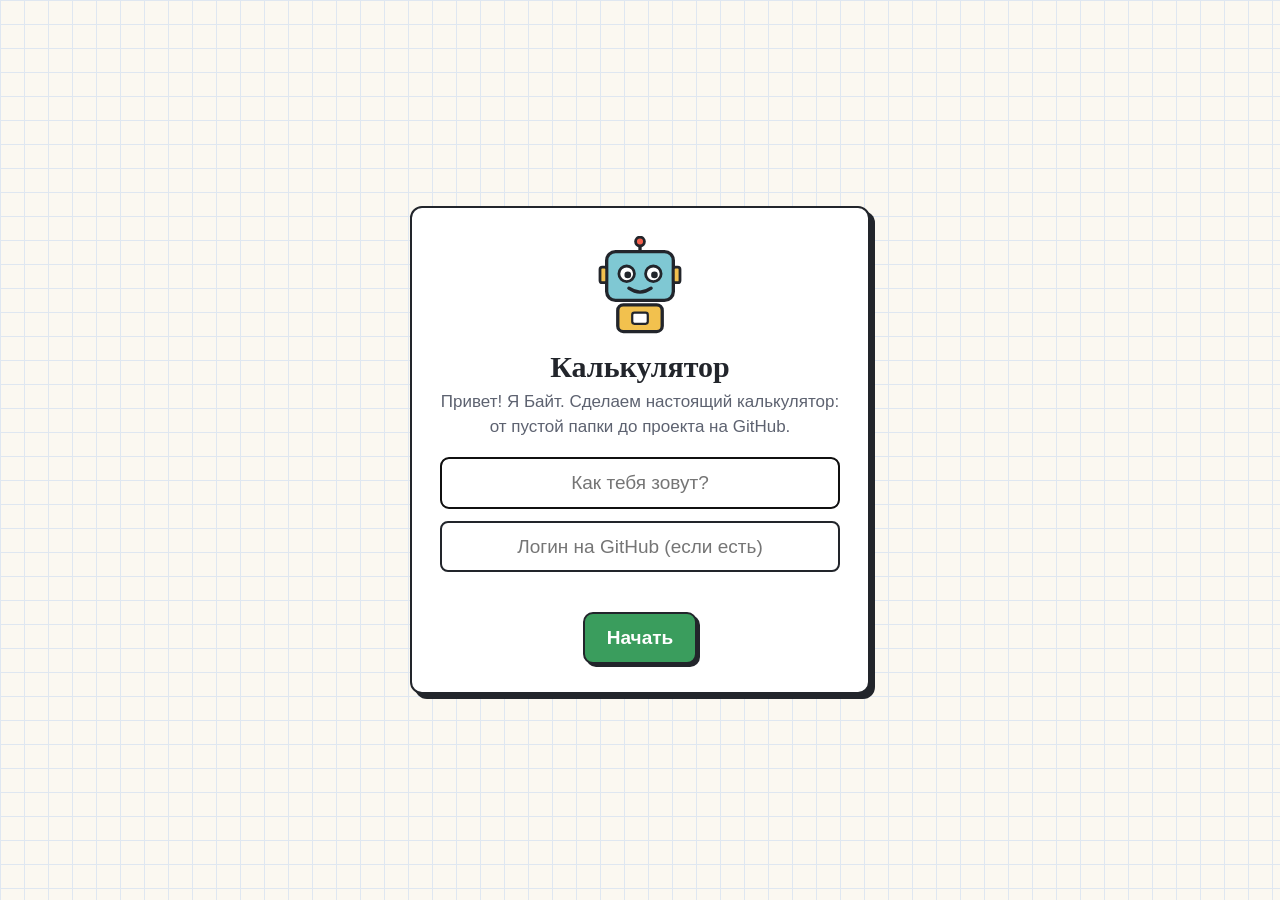
<file: index.html>
<!DOCTYPE html>
<html lang="ru">
<head>
  <meta charset="UTF-8">
  <meta name="viewport" content="width=device-width, initial-scale=1.0">
  <title>Калькулятор: тренажёр</title>
  <link rel="stylesheet" href="style.css">
</head>
<body>

  <!-- Робот Байт -->
  <svg width="0" height="0" style="position:absolute">
    <symbol id="robot" viewBox="0 0 80 90">
      <line x1="40" y1="14" x2="40" y2="4" stroke="#22252b" stroke-width="3"/>
      <circle cx="40" cy="5" r="4" fill="#f25f4c" stroke="#22252b" stroke-width="2.5"/>
      <rect x="10" y="14" width="60" height="44" rx="8" fill="#7fc8d3" stroke="#22252b" stroke-width="3"/>
      <rect x="4" y="28" width="6" height="14" rx="2" fill="#f2c14e" stroke="#22252b" stroke-width="2.5"/>
      <rect x="70" y="28" width="6" height="14" rx="2" fill="#f2c14e" stroke="#22252b" stroke-width="2.5"/>
      <circle cx="28" cy="34" r="7" fill="#fff" stroke="#22252b" stroke-width="2.5"/>
      <circle cx="52" cy="34" r="7" fill="#fff" stroke="#22252b" stroke-width="2.5"/>
      <circle cx="29" cy="35" r="3" fill="#22252b"/>
      <circle cx="53" cy="35" r="3" fill="#22252b"/>
      <path d="M30 47 q10 7 20 0" fill="none" stroke="#22252b" stroke-width="3" stroke-linecap="round"/>
      <rect x="20" y="62" width="40" height="24" rx="5" fill="#f2c14e" stroke="#22252b" stroke-width="3"/>
      <rect x="33" y="69" width="14" height="10" rx="2" fill="#fff" stroke="#22252b" stroke-width="2"/>
    </symbol>
  </svg>

  <!-- Приветствие -->
  <div class="welcome" id="welcome">
    <div class="welcome-box">
      <svg class="welcome-robot"><use href="#robot"/></svg>
      <h1>Калькулятор</h1>
      <p>Привет! Я Байт. Сделаем настоящий калькулятор: от пустой папки до проекта на GitHub.</p>
      <input id="nameInput" maxlength="20" placeholder="Как тебя зовут?" autocomplete="off">
      <input id="loginInput" maxlength="39" placeholder="Логин на GitHub (если есть)" autocomplete="off" spellcheck="false">
      <div class="welcome-msg" id="welcomeMsg"></div>
      <button id="startBtn" class="run">Начать</button>
    </div>
  </div>

  <header class="top">
    <div class="logo">Калькулятор</div>
    <nav class="stages" id="stages"></nav>
    <a class="memo" href="pamyatka.html" target="_blank">Памятка</a>
    <div class="player"><span id="playerName"></span> <button class="reset" id="resetBtn" title="Начать заново">↺</button></div>
  </header>

  <main class="layout">
    <section class="left">
      <div class="step-no" id="stepNo"></div>

      <div class="robot">
        <svg class="robot-face"><use href="#robot"/></svg>
        <div class="bubble" id="bubble"></div>
      </div>

      <div class="sample" id="sample">
        <div class="sample-head">Образец</div>
        <pre id="sampleCode"></pre>
      </div>

      <div class="feedback" id="feedback"></div>

      <div class="actions">
        <button class="run hidden" id="checkBtn">Проверить</button>
        <button class="next hidden" id="nextBtn">Дальше →</button>
        <button class="run hidden" id="diplomaBtn">Получить диплом</button>
      </div>
      <div class="key-hint" id="keyHint"></div>

      <div class="teacher-note hidden" id="teacherNote"></div>
    </section>

    <section class="scene" id="scene"></section>
  </main>

  <div class="modal hidden" id="modal"></div>

  <script src="steps.js"></script>
  <script src="app.js"></script>
</body>
</html>
</file>
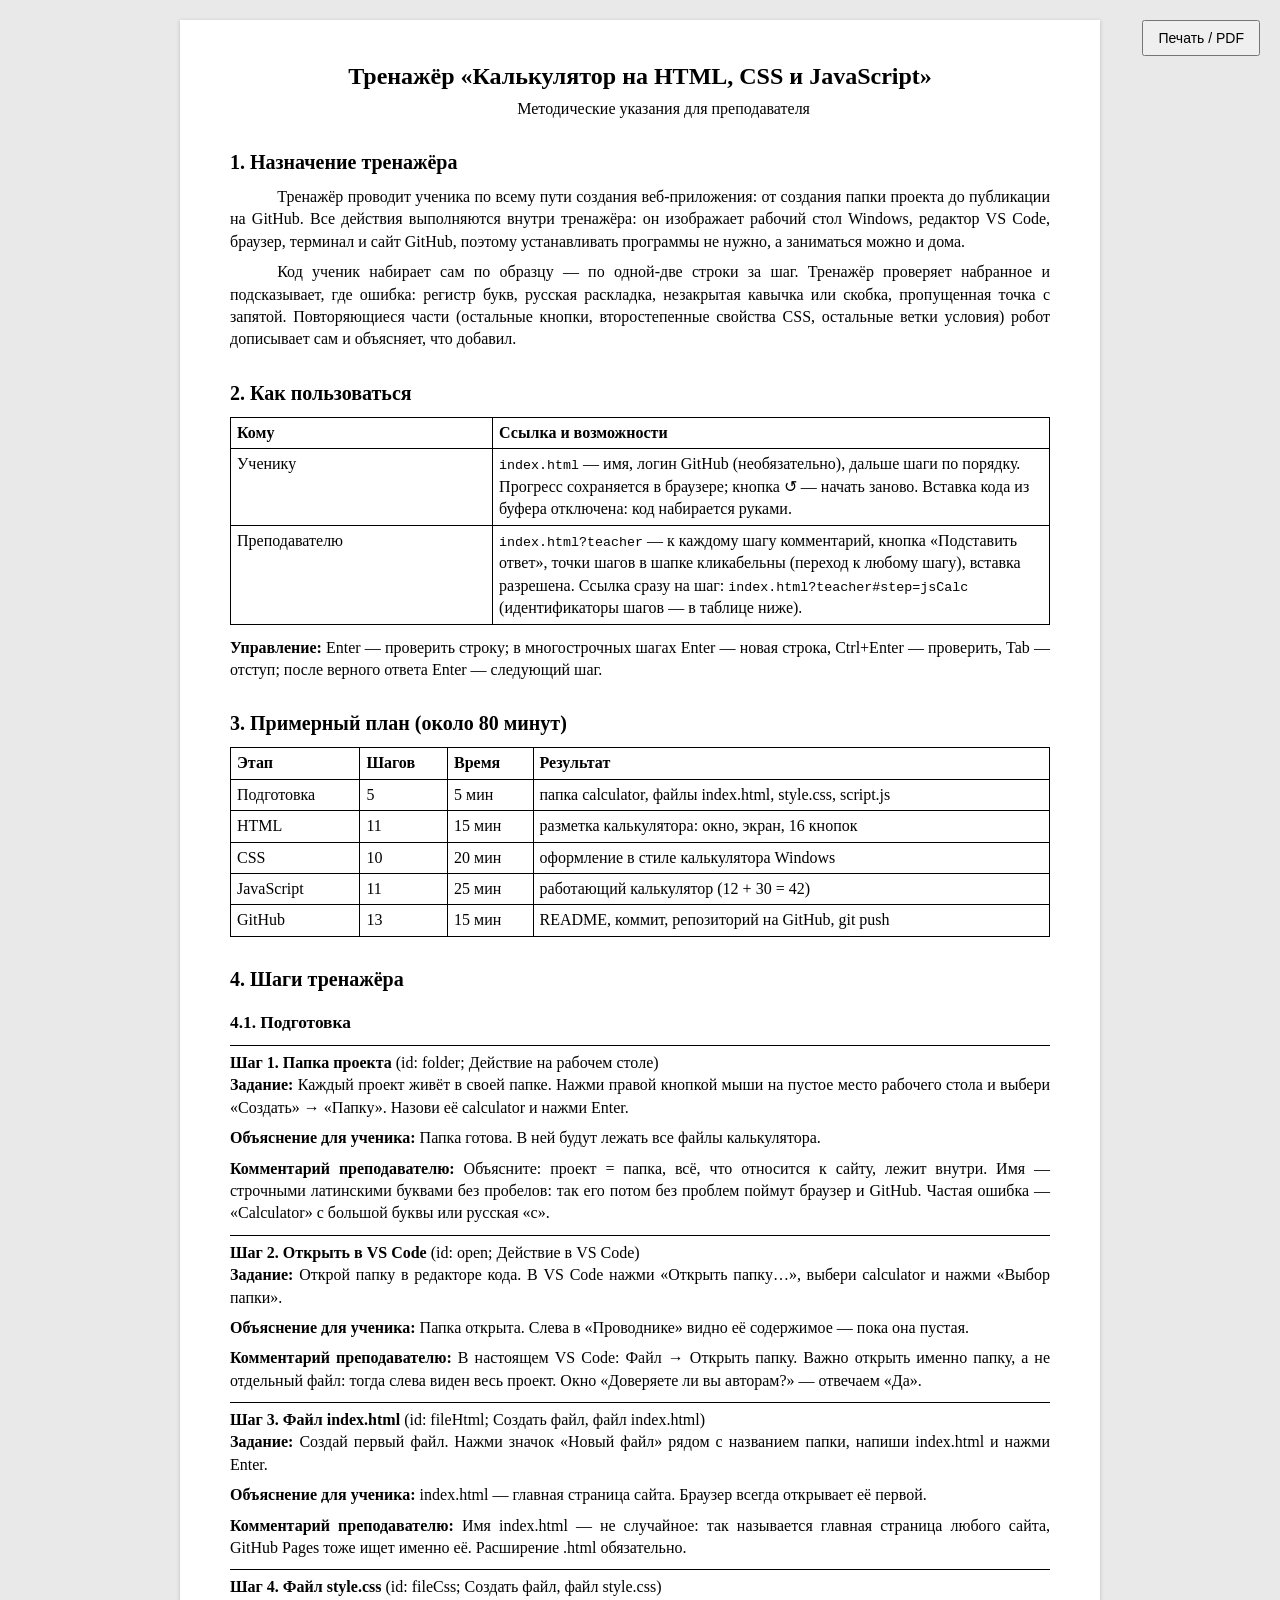
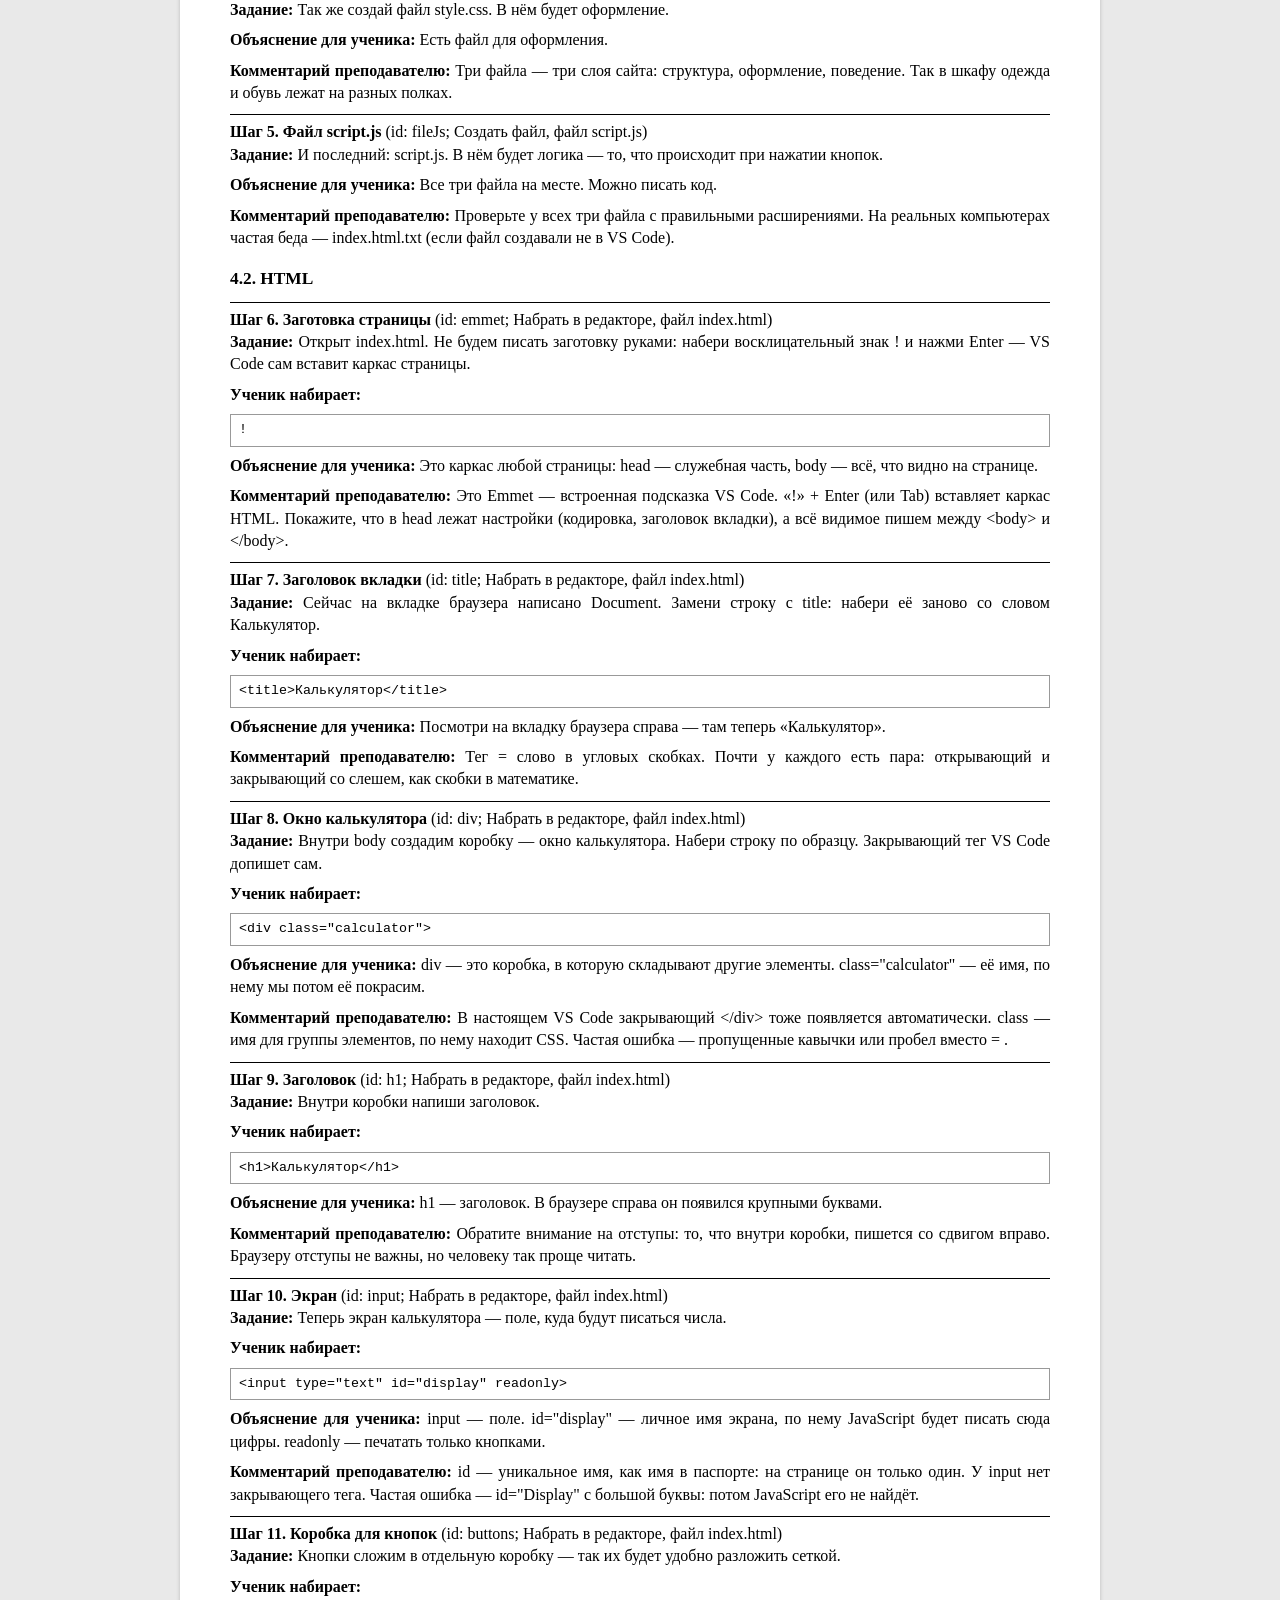
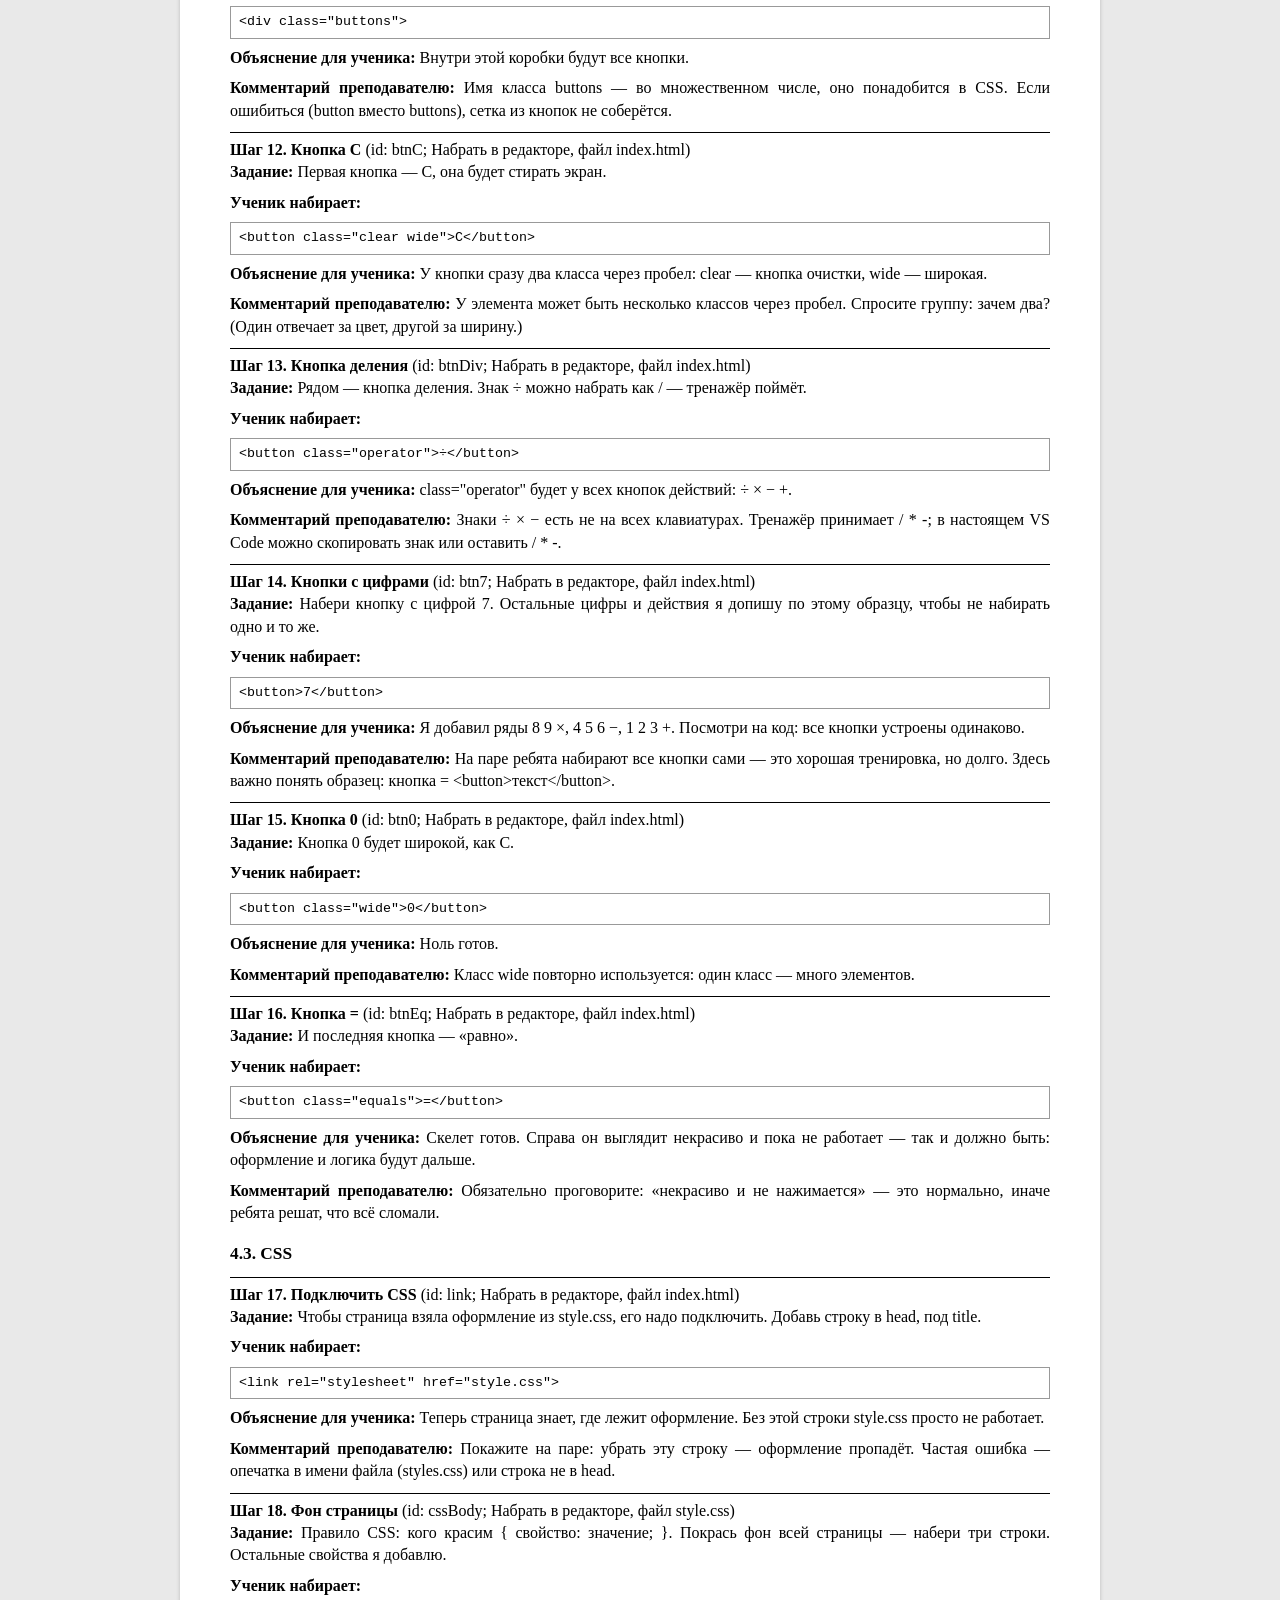
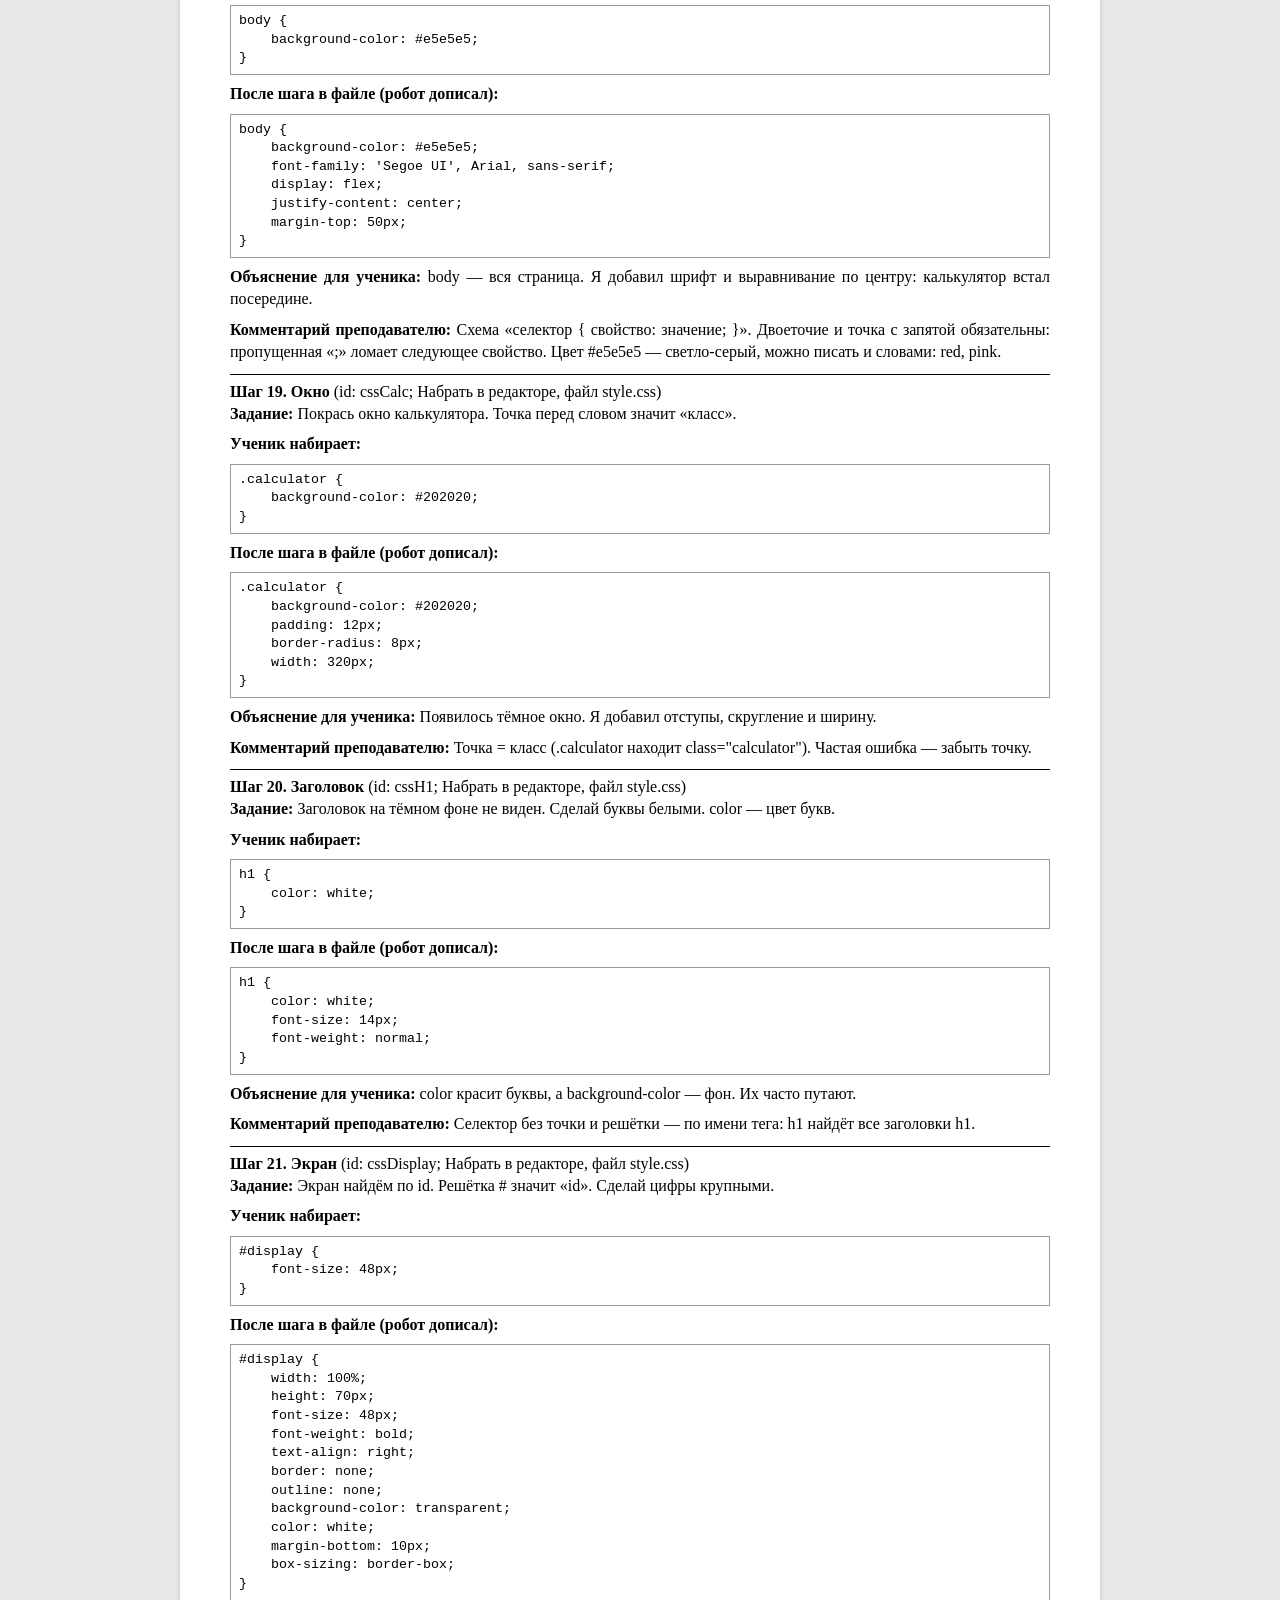
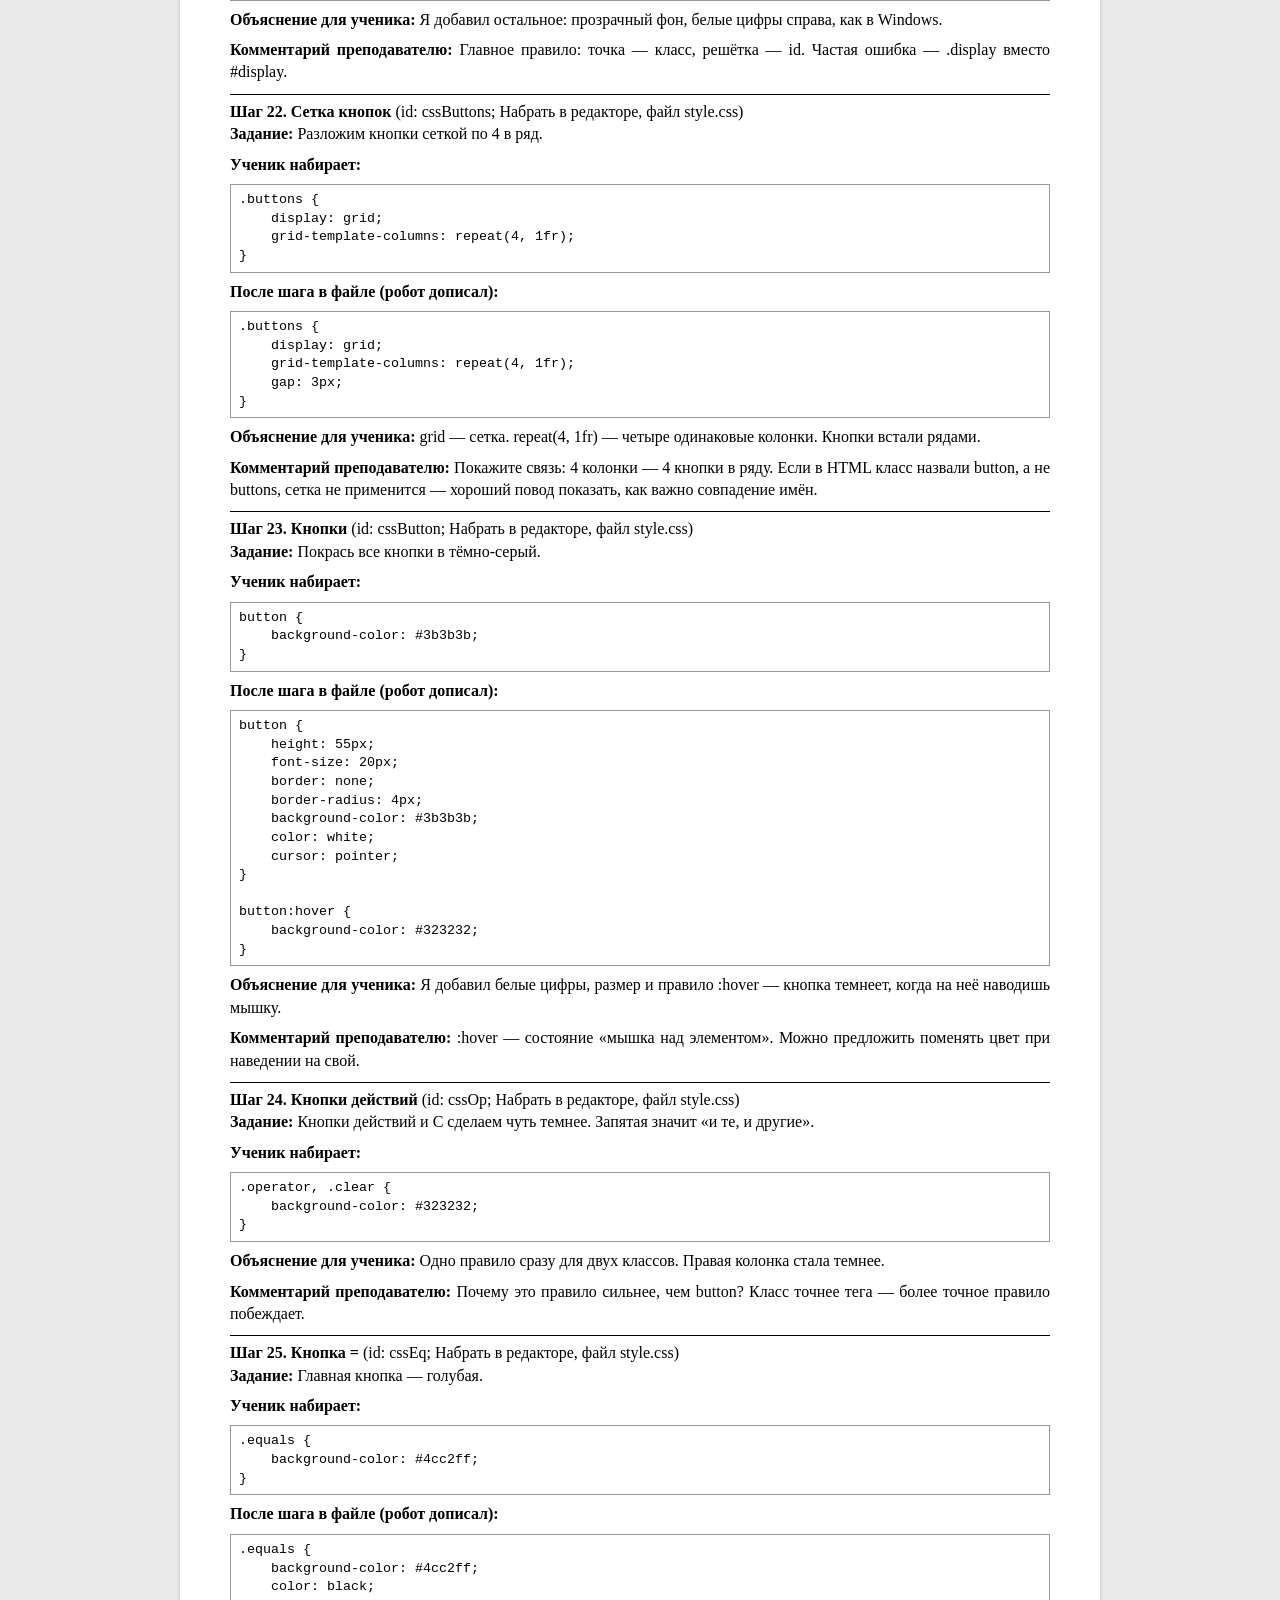
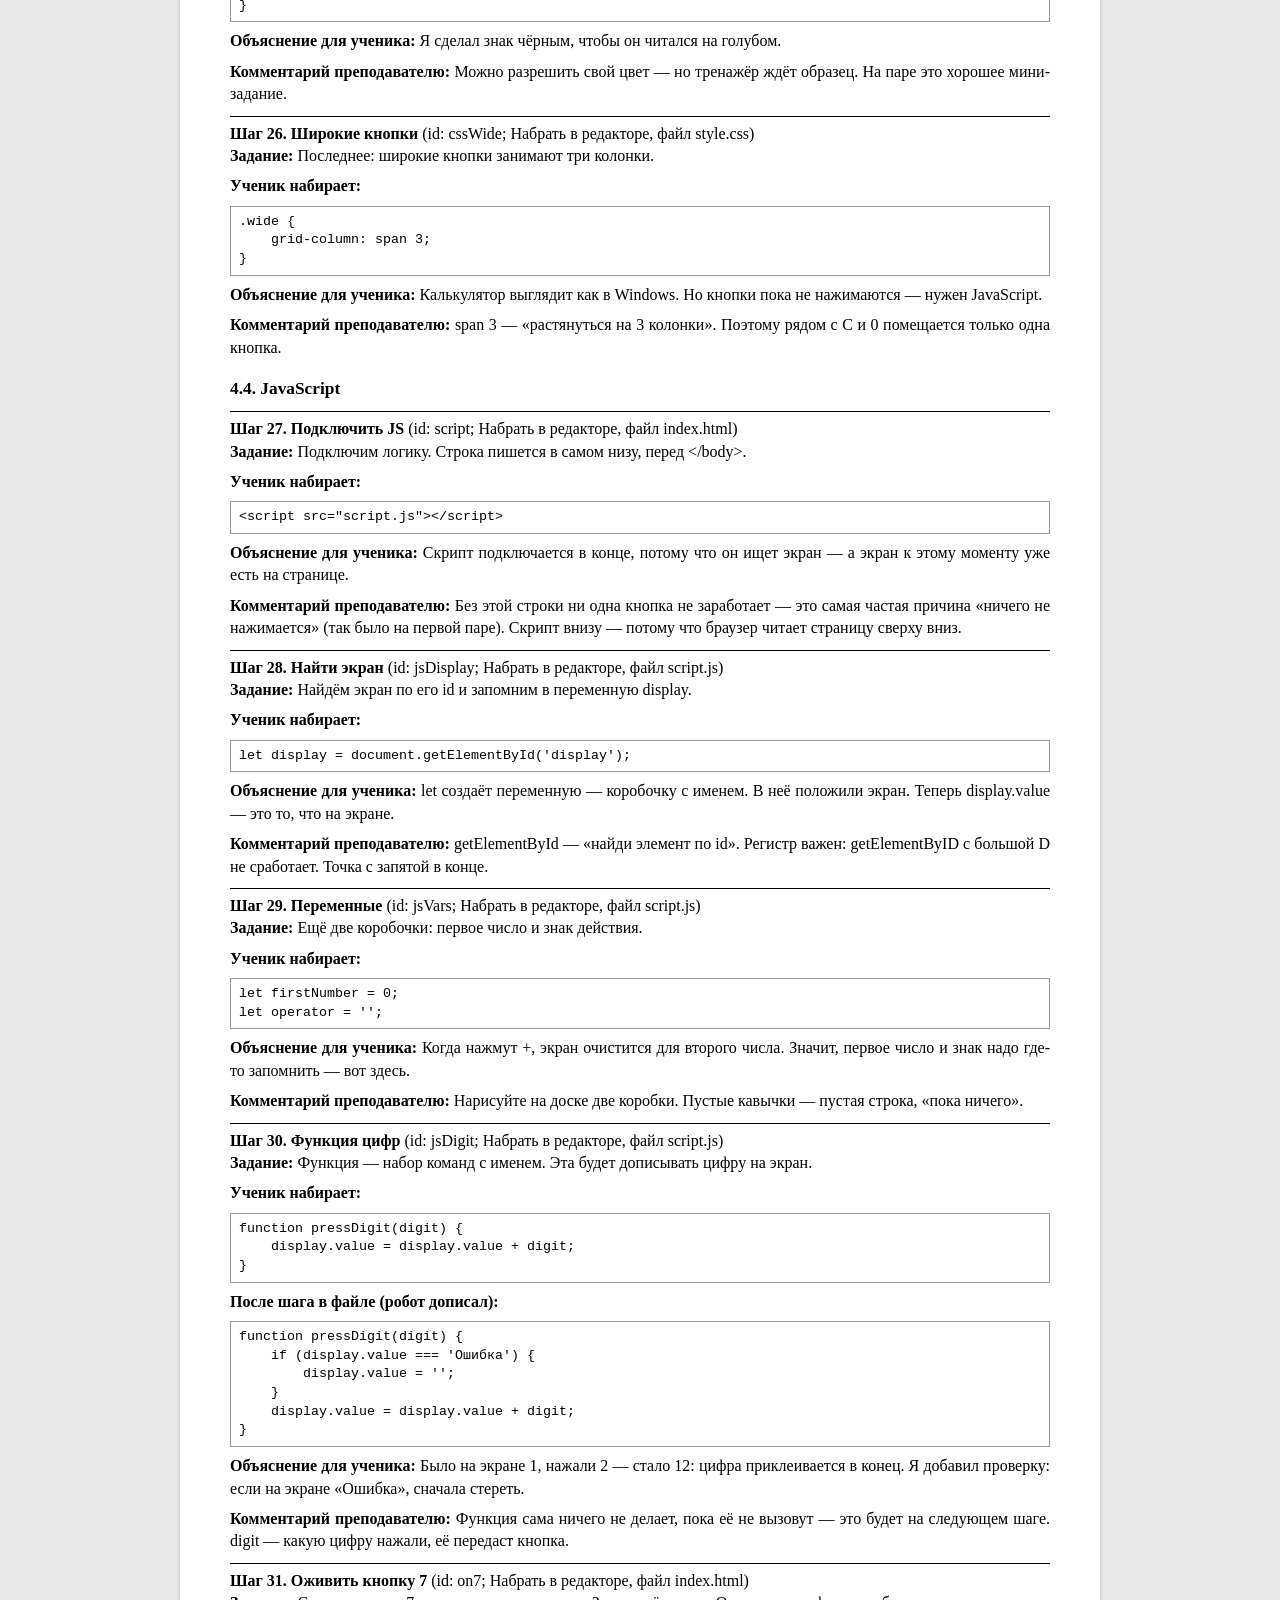
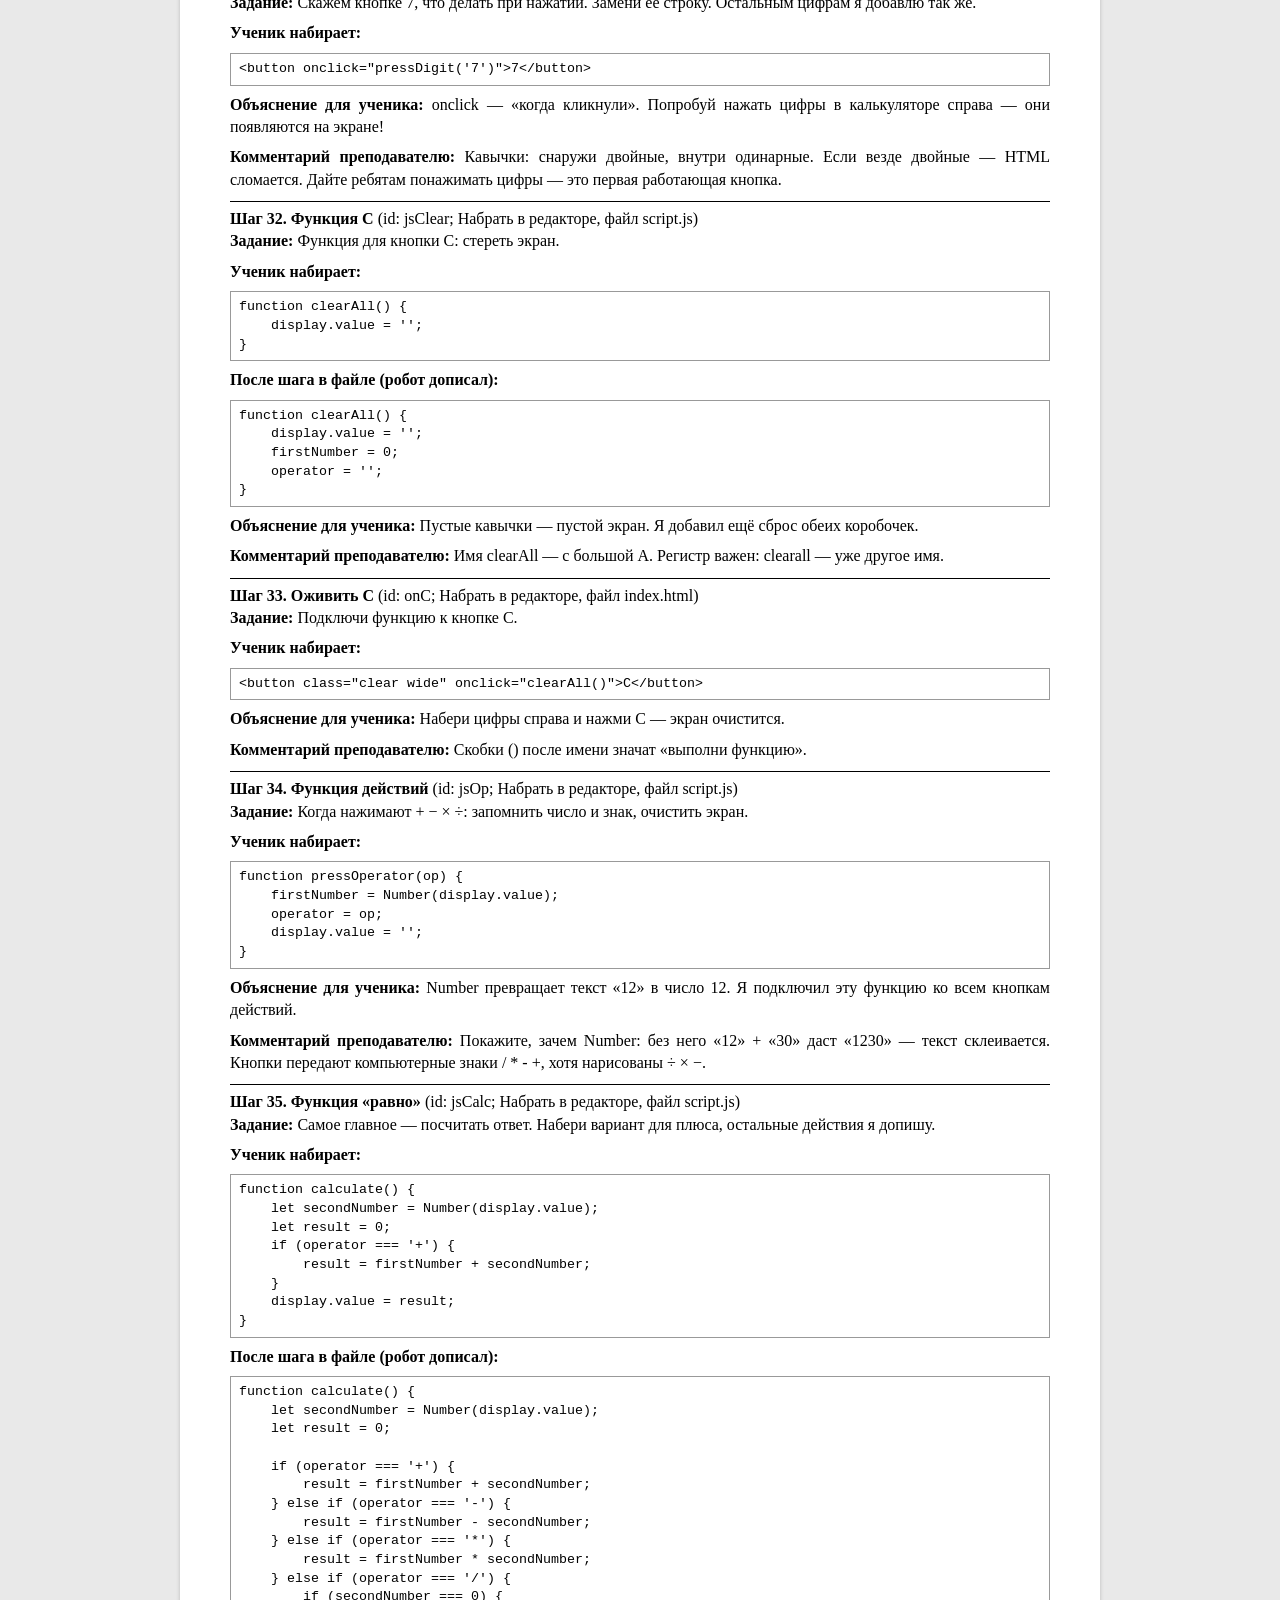
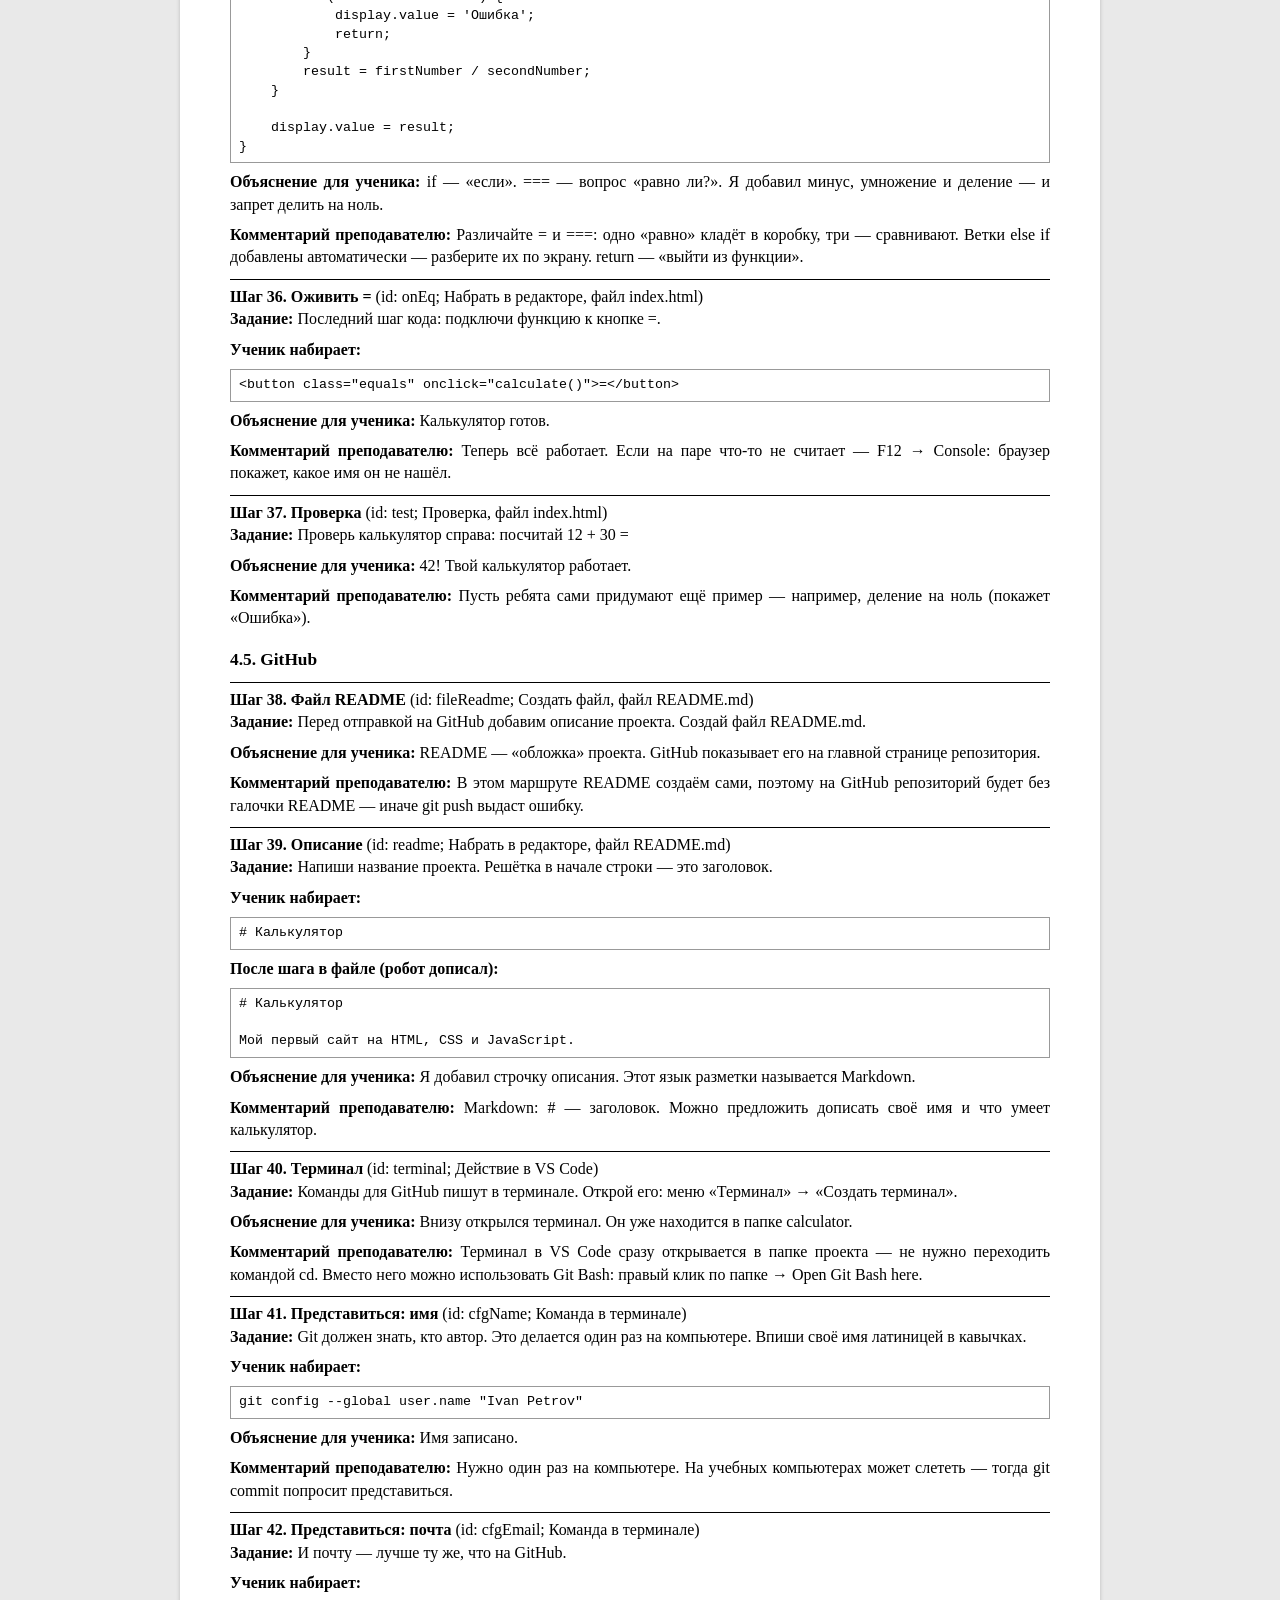
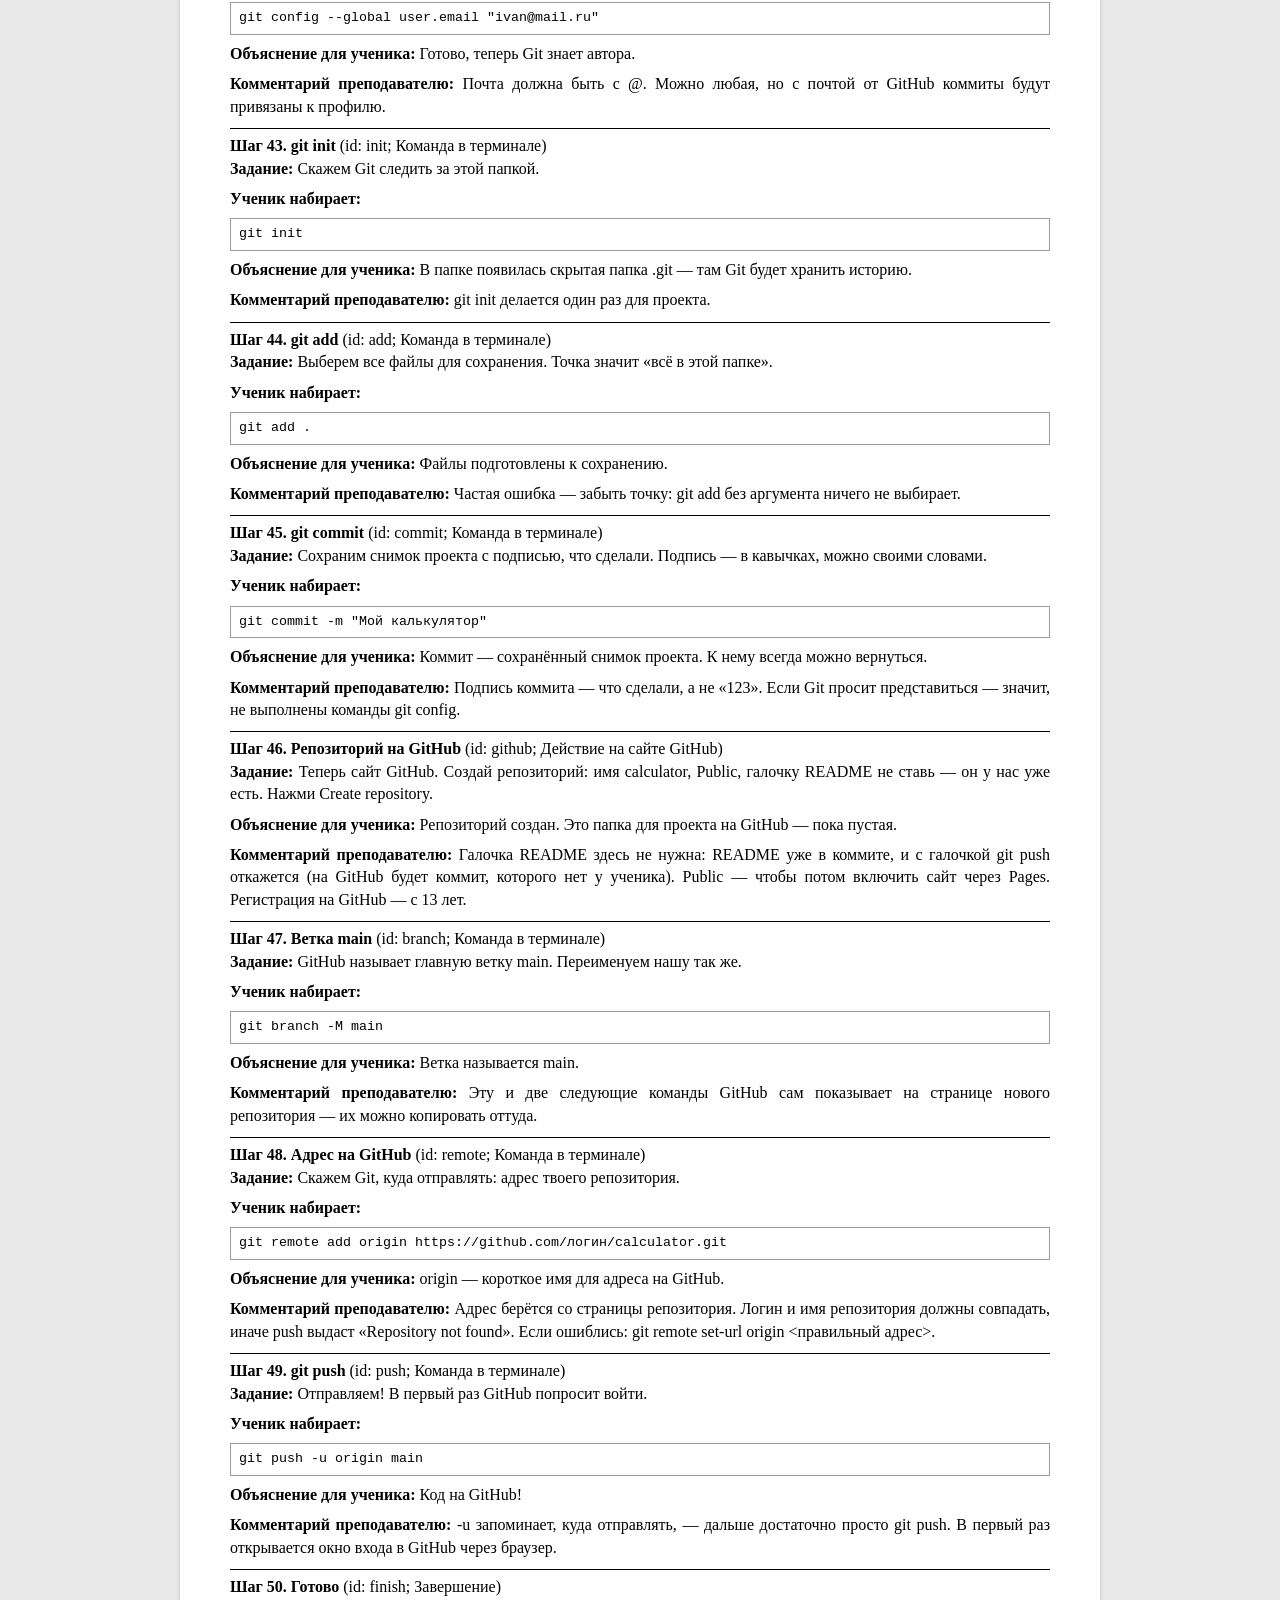
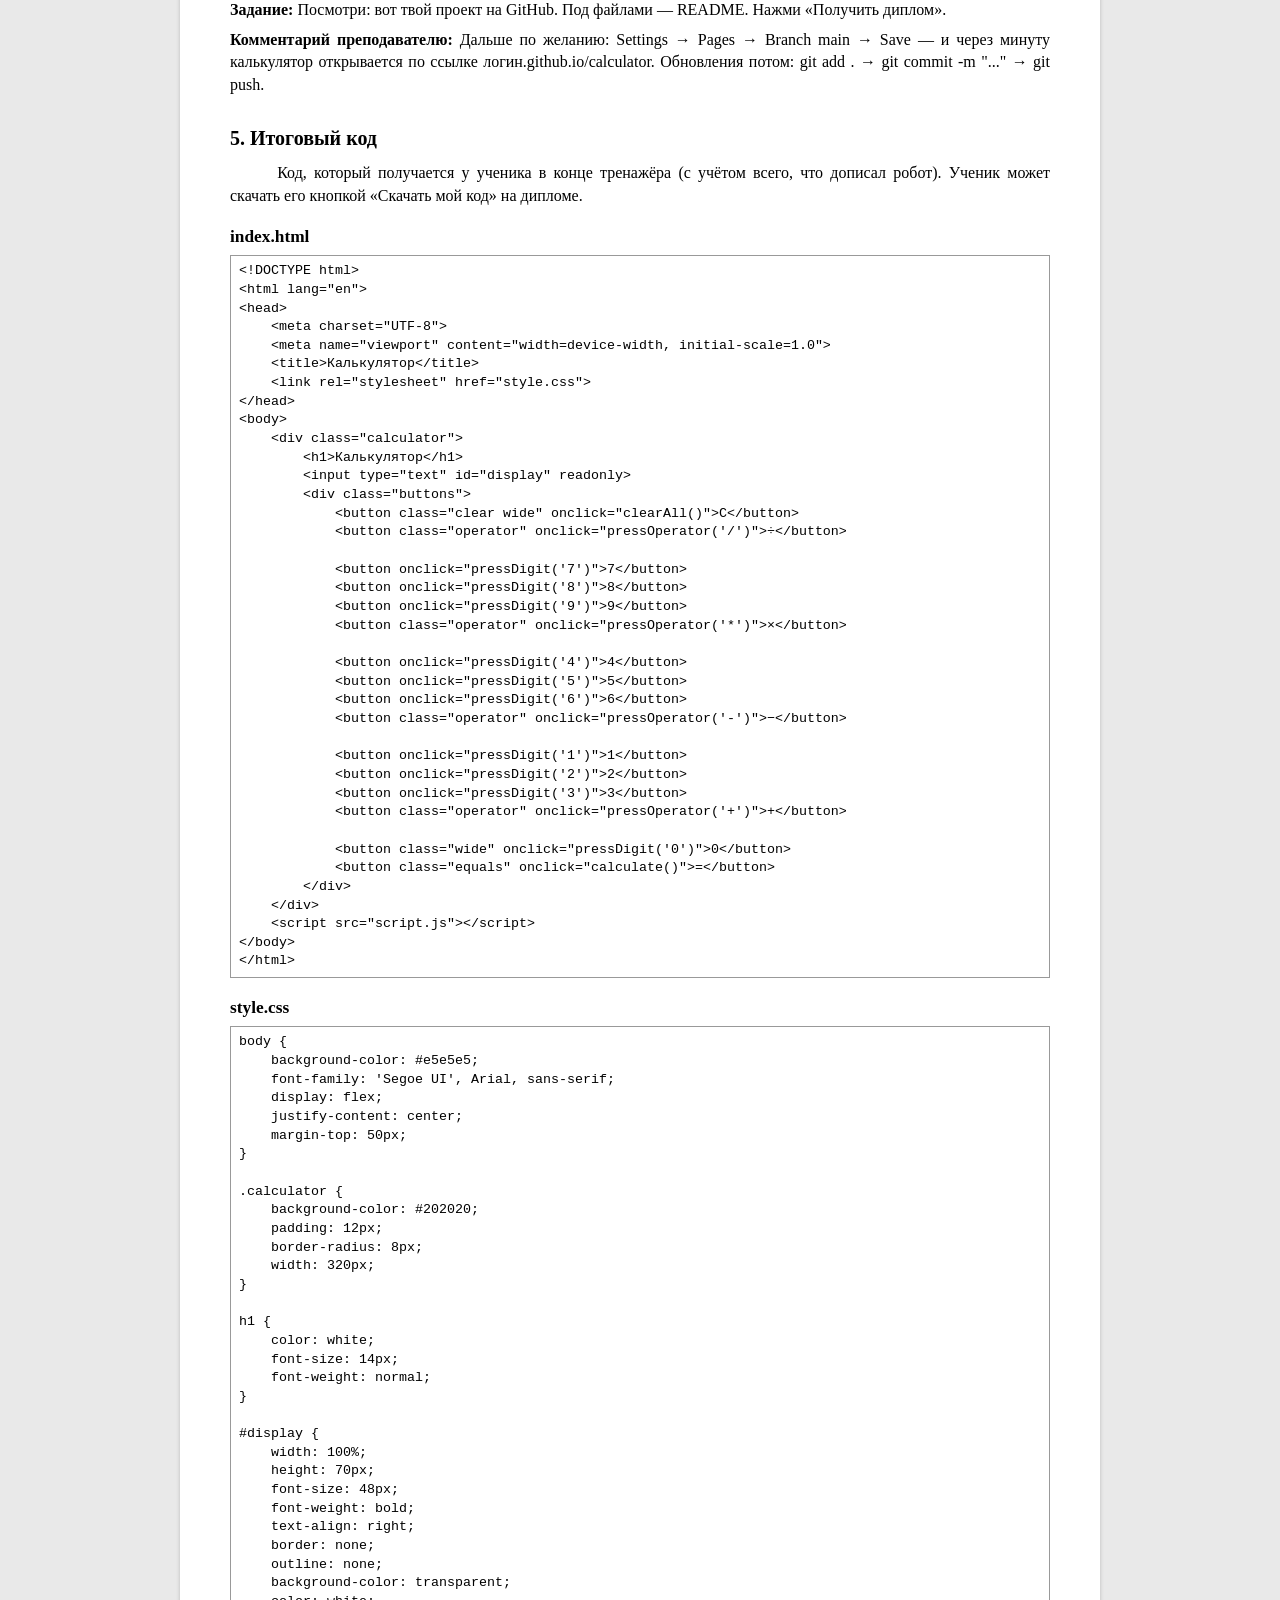
<file: metodichka.html>
<!DOCTYPE html>
<html lang="ru">
<head>
  <meta charset="UTF-8">
  <meta name="viewport" content="width=device-width, initial-scale=1.0">
  <title>Калькулятор: методичка</title>
  <style>
    body { margin: 0; background: #e9e9e9; color: #000; font: 12pt/1.4 'Times New Roman', Times, serif; }
    .page { max-width: 820px; margin: 20px auto; padding: 40px 50px; background: #fff; box-shadow: 0 1px 4px rgba(0,0,0,.2); }
    h1 { text-align: center; font-size: 18pt; margin: 0 0 4px; }
    .sub { text-align: center; margin: 0 0 24px; }
    h2 { font-size: 15pt; margin: 28px 0 10px; page-break-after: avoid; }
    h3 { font-size: 13pt; margin: 18px 0 6px; page-break-after: avoid; }
    p { text-align: justify; margin: 0 0 8px; text-indent: 1.25cm; }
    p.ni { text-indent: 0; }
    ul, ol { margin: 0 0 8px; }
    table { width: 100%; border-collapse: collapse; margin: 6px 0 12px; }
    th, td { border: 1px solid #000; padding: 4px 6px; vertical-align: top; text-align: left; }
    th { font-weight: bold; }
    pre, code { font-family: Consolas, 'Courier New', monospace; font-size: 10pt; }
    pre { margin: 4px 0 8px; padding: 6px 8px; border: 1px solid #999; white-space: pre-wrap; }
    .step { page-break-inside: avoid; border-top: 1px solid #000; padding-top: 6px; margin-top: 10px; }
    .step-h { font-weight: bold; }
    .lbl { font-weight: bold; }
    .print { position: fixed; right: 20px; top: 20px; padding: 8px 14px; font: 14px sans-serif; cursor: pointer; }
    @media print {
      body { background: #fff; }
      .page { box-shadow: none; margin: 0; max-width: none; padding: 0; }
      .print { display: none; }
      @page { margin: 2cm 1.5cm 2cm 2.5cm; }
    }
  </style>
</head>
<body>
  <button class="print" onclick="print()">Печать / PDF</button>
  <div class="page">
    <h1>Тренажёр «Калькулятор на HTML, CSS и JavaScript»</h1>
    <p class="sub">Методические указания для преподавателя</p>

    <h2>1. Назначение тренажёра</h2>
    <p>Тренажёр проводит ученика по всему пути создания веб-приложения: от создания папки проекта до публикации на GitHub. Все действия выполняются внутри тренажёра: он изображает рабочий стол Windows, редактор VS Code, браузер, терминал и сайт GitHub, поэтому устанавливать программы не нужно, а заниматься можно и дома.</p>
    <p>Код ученик набирает сам по образцу — по одной-две строки за шаг. Тренажёр проверяет набранное и подсказывает, где ошибка: регистр букв, русская раскладка, незакрытая кавычка или скобка, пропущенная точка с запятой. Повторяющиеся части (остальные кнопки, второстепенные свойства CSS, остальные ветки условия) робот дописывает сам и объясняет, что добавил.</p>

    <h2>2. Как пользоваться</h2>
    <table>
      <tr><th style="width:32%">Кому</th><th>Ссылка и возможности</th></tr>
      <tr><td>Ученику</td><td><code>index.html</code> — имя, логин GitHub (необязательно), дальше шаги по порядку. Прогресс сохраняется в браузере; кнопка ↺ — начать заново. Вставка кода из буфера отключена: код набирается руками.</td></tr>
      <tr><td>Преподавателю</td><td><code>index.html?teacher</code> — к каждому шагу комментарий, кнопка «Подставить ответ», точки шагов в шапке кликабельны (переход к любому шагу), вставка разрешена. Ссылка сразу на шаг: <code>index.html?teacher#step=jsCalc</code> (идентификаторы шагов — в таблице ниже).</td></tr>
    </table>
    <p class="ni"><span class="lbl">Управление:</span> Enter — проверить строку; в многострочных шагах Enter — новая строка, Ctrl+Enter — проверить, Tab — отступ; после верного ответа Enter — следующий шаг.</p>

    <h2>3. Примерный план (около 80 минут)</h2>
    <table id="plan"><tr><th>Этап</th><th>Шагов</th><th>Время</th><th>Результат</th></tr></table>

    <h2>4. Шаги тренажёра</h2>
    <div id="steps"></div>

    <h2>5. Итоговый код</h2>
    <p>Код, который получается у ученика в конце тренажёра (с учётом всего, что дописал робот). Ученик может скачать его кнопкой «Скачать мой код» на дипломе.</p>
    <div id="final"></div>
  </div>

  <script src="steps.js"></script>
  <script>
    const esc = (s) => String(s).replace(/&/g, '&amp;').replace(/</g, '&lt;').replace(/>/g, '&gt;');
    const KIND = {
      folder: 'Действие на рабочем столе', open: 'Действие в VS Code', newfile: 'Создать файл',
      emmet: 'Набрать в редакторе', code: 'Набрать в редакторе', terminal: 'Действие в VS Code',
      cmd: 'Команда в терминале', github: 'Действие на сайте GitHub', test: 'Проверка', finish: 'Завершение',
    };
    const TIME = { prep: '5 мин', html: '15 мин', css: '20 мин', js: '25 мин', git: '15 мин' };
    const RESULT = {
      prep: 'папка calculator, файлы index.html, style.css, script.js',
      html: 'разметка калькулятора: окно, экран, 16 кнопок',
      css: 'оформление в стиле калькулятора Windows',
      js: 'работающий калькулятор (12 + 30 = 42)',
      git: 'README, коммит, репозиторий на GitHub, git push',
    };

    // План
    const plan = document.getElementById('plan');
    STAGES.forEach((sg) => {
      const n = STEPS.filter((s) => s.stage === sg.id).length;
      plan.insertAdjacentHTML('beforeend', `<tr><td>${sg.name}</td><td>${n}</td><td>${TIME[sg.id]}</td><td>${RESULT[sg.id]}</td></tr>`);
    });

    // Окончательный текст блока и что добавил робот
    function finalBlock(file, id) {
      const b = FILES[file].find((x) => x.id === id);
      return b ? b.v[b.v.length - 1][1] : '';
    }
    function versionAt(file, id, stepId) {
      const b = FILES[file].find((x) => x.id === id);
      const v = b && b.v.find(([s]) => s === stepId);
      return v ? v[1] : '';
    }

    // Шаги
    const box = document.getElementById('steps');
    let n = 0;
    STAGES.forEach((sg, si) => {
      box.insertAdjacentHTML('beforeend', `<h3>4.${si + 1}. ${sg.name}</h3>`);
      STEPS.filter((s) => s.stage === sg.id).forEach((s) => {
        n++;
        let html = `<div class="step"><div class="step-h">Шаг ${n}. ${esc(s.title)} <span style="font-weight:normal">(id: ${s.id}; ${KIND[s.kind]}${s.file ? ', файл ' + s.file : ''})</span></div>`;
        html += `<p class="ni"><span class="lbl">Задание:</span> ${esc(s.say.replace(/\{login\}/g, 'логин'))}</p>`;
        if (s.type) html += `<p class="ni"><span class="lbl">Ученик набирает:</span></p><pre>${esc(s.type.replace(/\{login\}/g, 'логин'))}</pre>`;
        if (s.kind === 'code') {
          const got = versionAt(s.file, s.block, s.id);
          if (got && got.replace(/\s+/g, ' ').trim() !== s.type.replace(/\s+/g, ' ').trim()) {
            html += `<p class="ni"><span class="lbl">После шага в файле (робот дописал):</span></p><pre>${esc(got.trimEnd())}</pre>`;
          }
        }
        if (s.win) html += `<p class="ni"><span class="lbl">Объяснение для ученика:</span> ${esc(s.win)}</p>`;
        html += `<p class="ni"><span class="lbl">Комментарий преподавателю:</span> ${esc(s.t || '')}</p></div>`;
        box.insertAdjacentHTML('beforeend', html);
      });
    });

    // Итоговый код
    const fin = document.getElementById('final');
    Object.keys(FILES).forEach((f) => {
      const text = FILES[f].map((b) => {
        const t = b.v[b.v.length - 1][1];
        return t.split('\n').map((l) => (l ? ' '.repeat(b.i) + l : l)).join('\n');
      }).join('\n');
      fin.insertAdjacentHTML('beforeend', `<h3>${f}</h3><pre>${esc(text)}</pre>`);
    });
  </script>
</body>
</html>
</file>
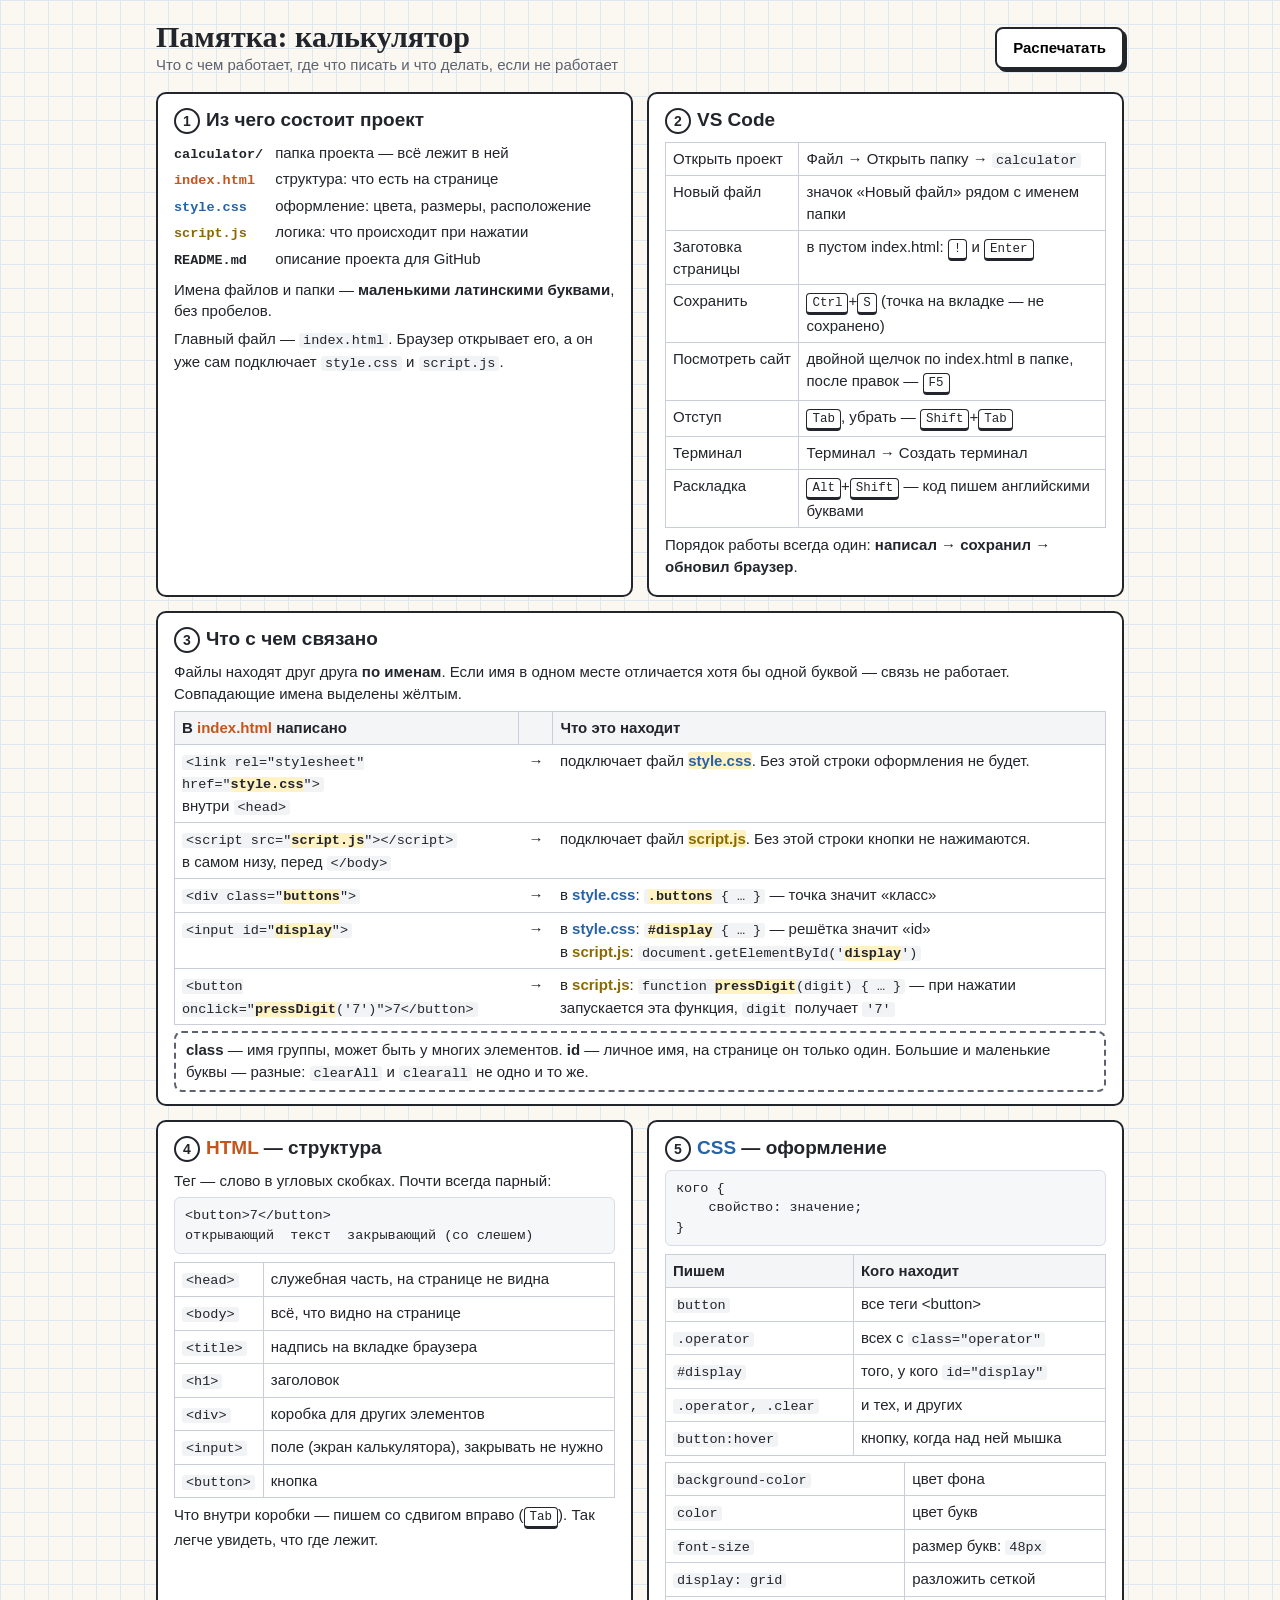
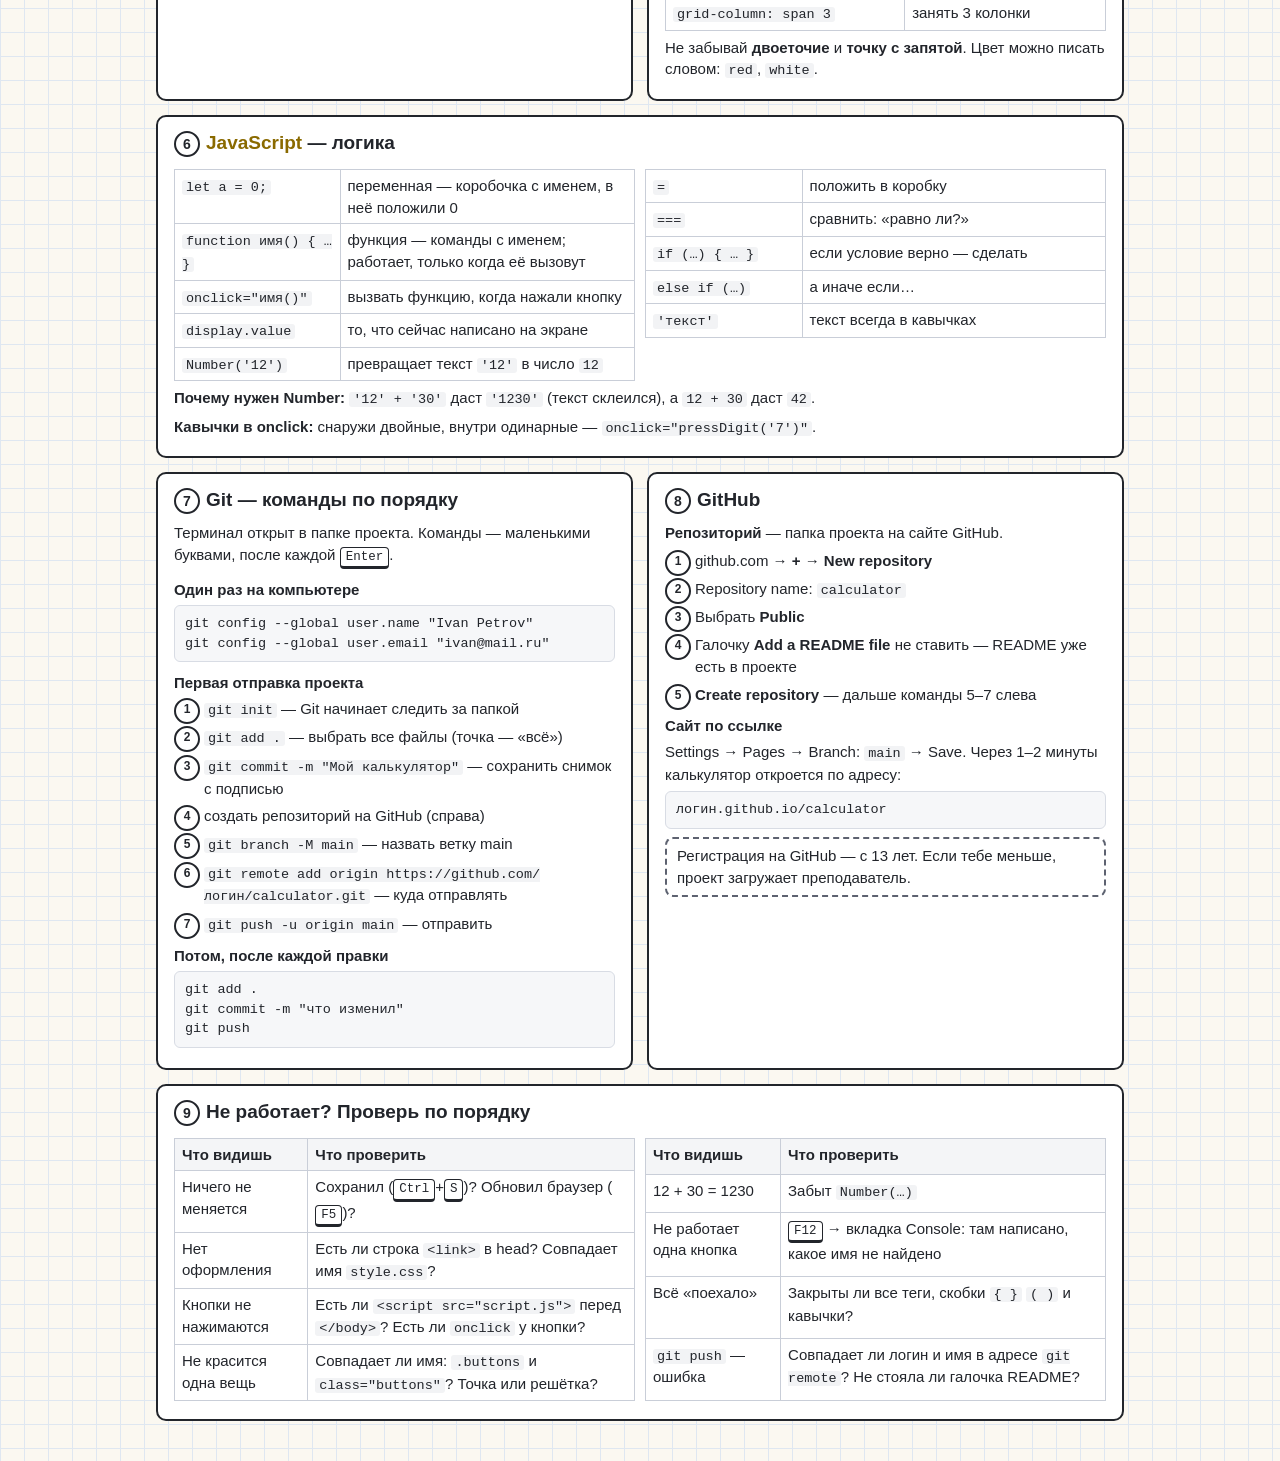
<file: pamyatka.html>
<!DOCTYPE html>
<html lang="ru">
<head>
  <meta charset="UTF-8">
  <meta name="viewport" content="width=device-width, initial-scale=1.0">
  <title>Калькулятор: памятка</title>
  <style>
    :root {
      --paper: #fbf8f1; --grid: #dfe7f1; --ink: #22252b; --muted: #5d6270;
      --html: #c4561c; --css: #2563a8; --js: #8a6a00; --green: #3a9d5d;
      --mono: Consolas, 'Cascadia Mono', 'Courier New', monospace;
      --hand: 'Segoe Print', 'Comic Sans MS', cursive;
    }
    * { box-sizing: border-box; }
    body {
      margin: 0; color: var(--ink);
      font: 15px/1.45 'Segoe UI', Tahoma, sans-serif;
      background-color: var(--paper);
      background-image: linear-gradient(var(--grid) 1px, transparent 1px), linear-gradient(90deg, var(--grid) 1px, transparent 1px);
      background-size: 24px 24px;
    }
    .wrap { max-width: 1000px; margin: 0 auto; padding: 20px 16px 40px; }
    header { display: flex; align-items: center; gap: 14px; margin-bottom: 16px; }
    h1 { margin: 0; font: 700 30px var(--hand); }
    .sub { color: var(--muted); }
    .print { margin-left: auto; padding: 8px 16px; font: inherit; font-weight: 700; background: #fff; border: 2px solid var(--ink); border-radius: 8px; box-shadow: 3px 3px 0 var(--ink); cursor: pointer; }
    .grid { display: grid; grid-template-columns: 1fr 1fr; gap: 14px; }
    .card { background: #fff; border: 2px solid var(--ink); border-radius: 10px; padding: 12px 16px; break-inside: avoid; }
    .card.wide { grid-column: 1 / -1; }
    h2 { margin: 0 0 8px; font-size: 19px; }
    h2 .n { display: inline-block; width: 26px; height: 26px; margin-right: 6px; text-align: center; line-height: 22px; border: 2px solid var(--ink); border-radius: 50%; font-size: 14px; }
    h3 { margin: 10px 0 4px; font-size: 15px; }
    p { margin: 0 0 6px; }
    ul, ol { margin: 0 0 6px; padding-left: 20px; }
    li { margin-bottom: 2px; }
    code, pre, kbd { font-family: var(--mono); font-size: 13.5px; }
    code { background: #f2f3f5; padding: 0 4px; border-radius: 3px; }
    kbd { display: inline-block; padding: 0 5px; border: 1.5px solid var(--ink); border-bottom-width: 3px; border-radius: 4px; background: #fff; font-size: 12.5px; }
    pre { margin: 4px 0 8px; padding: 8px 10px; background: #f6f7f9; border: 1px solid #d8dce4; border-radius: 6px; white-space: pre; overflow-x: auto; }
    table { width: 100%; border-collapse: collapse; margin: 4px 0 6px; }
    th, td { padding: 5px 7px; border: 1px solid #c9ced8; text-align: left; vertical-align: top; }
    th { background: #f4f5f7; font-weight: 600; }
    .f-html { color: var(--html); font-weight: 700; }
    .f-css { color: var(--css); font-weight: 700; }
    .f-js { color: var(--js); font-weight: 700; }
    .same { background: #fff3c4; padding: 0; border-radius: 2px; font-weight: 700; }
    .note { margin-top: 6px; padding: 6px 10px; border: 2px dashed var(--muted); border-radius: 8px; color: var(--ink); }

    /* схема проекта */
    .tree { display: grid; grid-template-columns: auto 1fr; gap: 4px 12px; align-items: baseline; margin-bottom: 8px; }
    .tree code { background: none; padding: 0; font-weight: 700; }

    /* связи */
    .links td:nth-child(2) { width: 34px; text-align: center; font-weight: 700; border-left: 0; border-right: 0; }
    .links td:first-child { border-right: 0; }
    .links td:nth-child(3) { border-left: 0; }

    .steps { counter-reset: s; list-style: none; padding: 0; }
    .steps li { counter-increment: s; position: relative; padding-left: 30px; margin-bottom: 6px; }
    .steps li::before { content: counter(s); position: absolute; left: 0; top: 0; width: 22px; height: 22px; text-align: center; line-height: 19px; border: 2px solid var(--ink); border-radius: 50%; font-size: 12px; font-weight: 700; background: #fff; }

    @media screen and (max-width: 760px) { .grid { grid-template-columns: 1fr; } }
    @media print {
      body { background: #fff; font-size: 11.5px; line-height: 1.35; }
      code, pre, kbd { font-size: 10.5px; }
      h1 { font-size: 24px; }
      h2 { font-size: 15px; }
      td, th { padding: 3px 5px; }
      pre { padding: 5px 8px; white-space: pre-wrap; }
      .wrap { padding: 0; max-width: none; }
      .print { display: none; }
      .card { border-width: 1.5px; padding: 8px 12px; }
      .grid { gap: 10px; }
      .page-break { break-before: page; }
      @page { size: A4; margin: 1cm; }
    }
  </style>
</head>
<body>
<div class="wrap">
  <header>
    <div>
      <h1>Памятка: калькулятор</h1>
      <div class="sub">Что с чем работает, где что писать и что делать, если не работает</div>
    </div>
    <button class="print" onclick="print()">Распечатать</button>
  </header>

  <div class="grid">

    <!-- 1. Проект -->
    <section class="card">
      <h2><span class="n">1</span>Из чего состоит проект</h2>
      <div class="tree">
        <code>calculator/</code><span>папка проекта — всё лежит в ней</span>
        <code class="f-html">index.html</code><span>структура: что есть на странице</span>
        <code class="f-css">style.css</code><span>оформление: цвета, размеры, расположение</span>
        <code class="f-js">script.js</code><span>логика: что происходит при нажатии</span>
        <code>README.md</code><span>описание проекта для GitHub</span>
      </div>
      <p>Имена файлов и папки — <b>маленькими латинскими буквами</b>, без пробелов.</p>
      <p>Главный файл — <code>index.html</code>. Браузер открывает его, а он уже сам подключает <code>style.css</code> и <code>script.js</code>.</p>
    </section>

    <!-- 2. VS Code -->
    <section class="card">
      <h2><span class="n">2</span>VS Code</h2>
      <table>
        <tr><td>Открыть проект</td><td>Файл → Открыть папку → <code>calculator</code></td></tr>
        <tr><td>Новый файл</td><td>значок «Новый файл» рядом с именем папки</td></tr>
        <tr><td>Заготовка страницы</td><td>в пустом index.html: <kbd>!</kbd> и <kbd>Enter</kbd></td></tr>
        <tr><td>Сохранить</td><td><kbd>Ctrl</kbd>+<kbd>S</kbd> (точка на вкладке — не сохранено)</td></tr>
        <tr><td>Посмотреть сайт</td><td>двойной щелчок по index.html в папке, после правок — <kbd>F5</kbd></td></tr>
        <tr><td>Отступ</td><td><kbd>Tab</kbd>, убрать — <kbd>Shift</kbd>+<kbd>Tab</kbd></td></tr>
        <tr><td>Терминал</td><td>Терминал → Создать терминал</td></tr>
        <tr><td>Раскладка</td><td><kbd>Alt</kbd>+<kbd>Shift</kbd> — код пишем английскими буквами</td></tr>
      </table>
      <p>Порядок работы всегда один: <b>написал → сохранил → обновил браузер</b>.</p>
    </section>

    <!-- 3. Что с чем связано -->
    <section class="card wide">
      <h2><span class="n">3</span>Что с чем связано</h2>
      <p>Файлы находят друг друга <b>по именам</b>. Если имя в одном месте отличается хотя бы одной буквой — связь не работает. Совпадающие имена выделены жёлтым.</p>
      <table class="links">
        <tr><th>В <span class="f-html">index.html</span> написано</th><th></th><th>Что это находит</th></tr>
        <tr><td><code>&lt;link rel="stylesheet" href="<span class="same">style.css</span>"&gt;</code><br>внутри <code>&lt;head&gt;</code></td><td>→</td><td>подключает файл <span class="f-css"><span class="same">style.css</span></span>. Без этой строки оформления не будет.</td></tr>
        <tr><td><code>&lt;script src="<span class="same">script.js</span>"&gt;&lt;/script&gt;</code><br>в самом низу, перед <code>&lt;/body&gt;</code></td><td>→</td><td>подключает файл <span class="f-js"><span class="same">script.js</span></span>. Без этой строки кнопки не нажимаются.</td></tr>
        <tr><td><code>&lt;div class="<span class="same">buttons</span>"&gt;</code></td><td>→</td><td>в <span class="f-css">style.css</span>: <code><span class="same">.buttons</span> { … }</code> — точка значит «класс»</td></tr>
        <tr><td><code>&lt;input id="<span class="same">display</span>"&gt;</code></td><td>→</td><td>в <span class="f-css">style.css</span>: <code><span class="same">#display</span> { … }</code> — решётка значит «id»<br>в <span class="f-js">script.js</span>: <code>document.getElementById('<span class="same">display</span>')</code></td></tr>
        <tr><td><code>&lt;button onclick="<span class="same">pressDigit</span>('7')"&gt;7&lt;/button&gt;</code></td><td>→</td><td>в <span class="f-js">script.js</span>: <code>function <span class="same">pressDigit</span>(digit) { … }</code> — при нажатии запускается эта функция, <code>digit</code> получает <code>'7'</code></td></tr>
      </table>
      <div class="note"><b>class</b> — имя группы, может быть у многих элементов. <b>id</b> — личное имя, на странице он только один. Большие и маленькие буквы — разные: <code>clearAll</code> и <code>clearall</code> не одно и то же.</div>
    </section>

    <!-- 4. HTML -->
    <section class="card page-break">
      <h2><span class="n">4</span><span class="f-html">HTML</span> — структура</h2>
      <p>Тег — слово в угловых скобках. Почти всегда парный:</p>
      <pre>&lt;button&gt;7&lt;/button&gt;
открывающий  текст  закрывающий (со слешем)</pre>
      <table>
        <tr><td><code>&lt;head&gt;</code></td><td>служебная часть, на странице не видна</td></tr>
        <tr><td><code>&lt;body&gt;</code></td><td>всё, что видно на странице</td></tr>
        <tr><td><code>&lt;title&gt;</code></td><td>надпись на вкладке браузера</td></tr>
        <tr><td><code>&lt;h1&gt;</code></td><td>заголовок</td></tr>
        <tr><td><code>&lt;div&gt;</code></td><td>коробка для других элементов</td></tr>
        <tr><td><code>&lt;input&gt;</code></td><td>поле (экран калькулятора), закрывать не нужно</td></tr>
        <tr><td><code>&lt;button&gt;</code></td><td>кнопка</td></tr>
      </table>
      <p>Что внутри коробки — пишем со сдвигом вправо (<kbd>Tab</kbd>). Так легче увидеть, что где лежит.</p>
    </section>

    <!-- 5. CSS -->
    <section class="card">
      <h2><span class="n">5</span><span class="f-css">CSS</span> — оформление</h2>
      <pre>кого {
    свойство: значение;
}</pre>
      <table>
        <tr><th>Пишем</th><th>Кого находит</th></tr>
        <tr><td><code>button</code></td><td>все теги &lt;button&gt;</td></tr>
        <tr><td><code>.operator</code></td><td>всех с <code>class="operator"</code></td></tr>
        <tr><td><code>#display</code></td><td>того, у кого <code>id="display"</code></td></tr>
        <tr><td><code>.operator, .clear</code></td><td>и тех, и других</td></tr>
        <tr><td><code>button:hover</code></td><td>кнопку, когда над ней мышка</td></tr>
      </table>
      <table>
        <tr><td><code>background-color</code></td><td>цвет фона</td></tr>
        <tr><td><code>color</code></td><td>цвет букв</td></tr>
        <tr><td><code>font-size</code></td><td>размер букв: <code>48px</code></td></tr>
        <tr><td><code>display: grid</code></td><td>разложить сеткой</td></tr>
        <tr><td><code>grid-column: span 3</code></td><td>занять 3 колонки</td></tr>
      </table>
      <p>Не забывай <b>двоеточие</b> и <b>точку с запятой</b>. Цвет можно писать словом: <code>red</code>, <code>white</code>.</p>
    </section>

    <!-- 6. JS -->
    <section class="card wide">
      <h2><span class="n">6</span><span class="f-js">JavaScript</span> — логика</h2>
      <div class="grid" style="gap:10px">
        <div>
          <table>
            <tr><td><code>let a = 0;</code></td><td>переменная — коробочка с именем, в неё положили 0</td></tr>
            <tr><td><code>function имя() { … }</code></td><td>функция — команды с именем; работает, только когда её вызовут</td></tr>
            <tr><td><code>onclick="имя()"</code></td><td>вызвать функцию, когда нажали кнопку</td></tr>
            <tr><td><code>display.value</code></td><td>то, что сейчас написано на экране</td></tr>
            <tr><td><code>Number('12')</code></td><td>превращает текст <code>'12'</code> в число <code>12</code></td></tr>
          </table>
        </div>
        <div>
          <table>
            <tr><td><code>=</code></td><td>положить в коробку</td></tr>
            <tr><td><code>===</code></td><td>сравнить: «равно ли?»</td></tr>
            <tr><td><code>if (…) { … }</code></td><td>если условие верно — сделать</td></tr>
            <tr><td><code>else if (…)</code></td><td>а иначе если…</td></tr>
            <tr><td><code>'текст'</code></td><td>текст всегда в кавычках</td></tr>
          </table>
        </div>
      </div>
      <p><b>Почему нужен Number:</b> <code>'12' + '30'</code> даст <code>'1230'</code> (текст склеился), а <code>12 + 30</code> даст <code>42</code>.</p>
      <p><b>Кавычки в onclick:</b> снаружи двойные, внутри одинарные — <code>onclick="pressDigit('7')"</code>.</p>
    </section>

    <!-- 7. Git -->
    <section class="card page-break">
      <h2><span class="n">7</span>Git — команды по порядку</h2>
      <p>Терминал открыт в папке проекта. Команды — маленькими буквами, после каждой <kbd>Enter</kbd>.</p>
      <h3>Один раз на компьютере</h3>
      <pre>git config --global user.name "Ivan Petrov"
git config --global user.email "ivan@mail.ru"</pre>
      <h3>Первая отправка проекта</h3>
      <ol class="steps">
        <li><code>git init</code> — Git начинает следить за папкой</li>
        <li><code>git add .</code> — выбрать все файлы (точка — «всё»)</li>
        <li><code>git commit -m "Мой калькулятор"</code> — сохранить снимок с подписью</li>
        <li>создать репозиторий на GitHub (справа)</li>
        <li><code>git branch -M main</code> — назвать ветку main</li>
        <li><code>git remote add origin https://github.com/логин/calculator.git</code> — куда отправлять</li>
        <li><code>git push -u origin main</code> — отправить</li>
      </ol>
      <h3>Потом, после каждой правки</h3>
      <pre>git add .
git commit -m "что изменил"
git push</pre>
    </section>

    <!-- 8. GitHub -->
    <section class="card">
      <h2><span class="n">8</span>GitHub</h2>
      <p><b>Репозиторий</b> — папка проекта на сайте GitHub.</p>
      <ol class="steps">
        <li>github.com → <b>+</b> → <b>New repository</b></li>
        <li>Repository name: <code>calculator</code></li>
        <li>Выбрать <b>Public</b></li>
        <li>Галочку <b>Add a README file</b> не ставить — README уже есть в проекте</li>
        <li><b>Create repository</b> — дальше команды 5–7 слева</li>
      </ol>
      <h3>Сайт по ссылке</h3>
      <p>Settings → Pages → Branch: <code>main</code> → Save. Через 1–2 минуты калькулятор откроется по адресу:</p>
      <pre>логин.github.io/calculator</pre>
      <div class="note">Регистрация на GitHub — с 13 лет. Если тебе меньше, проект загружает преподаватель.</div>
    </section>

    <!-- 9. Не работает -->
    <section class="card wide">
      <h2><span class="n">9</span>Не работает? Проверь по порядку</h2>
      <div class="grid" style="gap:10px">
        <table>
          <tr><th>Что видишь</th><th>Что проверить</th></tr>
          <tr><td>Ничего не меняется</td><td>Сохранил (<kbd>Ctrl</kbd>+<kbd>S</kbd>)? Обновил браузер (<kbd>F5</kbd>)?</td></tr>
          <tr><td>Нет оформления</td><td>Есть ли строка <code>&lt;link&gt;</code> в head? Совпадает имя <code>style.css</code>?</td></tr>
          <tr><td>Кнопки не нажимаются</td><td>Есть ли <code>&lt;script src="script.js"&gt;</code> перед <code>&lt;/body&gt;</code>? Есть ли <code>onclick</code> у кнопки?</td></tr>
          <tr><td>Не красится одна вещь</td><td>Совпадает ли имя: <code>.buttons</code> и <code>class="buttons"</code>? Точка или решётка?</td></tr>
        </table>
        <table>
          <tr><th>Что видишь</th><th>Что проверить</th></tr>
          <tr><td>12 + 30 = 1230</td><td>Забыт <code>Number(…)</code></td></tr>
          <tr><td>Не работает одна кнопка</td><td><kbd>F12</kbd> → вкладка Console: там написано, какое имя не найдено</td></tr>
          <tr><td>Всё «поехало»</td><td>Закрыты ли все теги, скобки <code>{ }</code> <code>( )</code> и кавычки?</td></tr>
          <tr><td><code>git push</code> — ошибка</td><td>Совпадает ли логин и имя в адресе <code>git remote</code>? Не стояла ли галочка README?</td></tr>
        </table>
      </div>
    </section>

  </div>
</div>
</body>
</html>
</file>
<file: style.css>
:root {
  --paper: #fbf8f1;
  --grid: #dfe7f1;
  --ink: #22252b;
  --muted: #5d6270;
  --red: #d9483b;
  --green: #3a9d5d;
  --yellow: #f2c14e;
  --blue: #3c7dd9;
  --mono: Consolas, 'Cascadia Mono', 'Courier New', monospace;
  --hand: 'Segoe Print', 'Comic Sans MS', cursive;
}

* { box-sizing: border-box; }

body {
  margin: 0;
  min-height: 100vh;
  display: flex;
  flex-direction: column;
  color: var(--ink);
  font: 17px/1.45 'Segoe UI', Tahoma, sans-serif;
  background-color: var(--paper);
  background-image:
    linear-gradient(var(--grid) 1px, transparent 1px),
    linear-gradient(90deg, var(--grid) 1px, transparent 1px);
  background-size: 24px 24px;
}

.hidden { display: none !important; }
button { font: inherit; cursor: pointer; color: inherit; }
code, pre { font-family: var(--mono); }

/* ===== Кнопки ===== */
.run, .next {
  padding: 10px 22px;
  border: 2px solid var(--ink);
  border-radius: 10px;
  font-size: 19px;
  font-weight: 700;
  box-shadow: 3px 3px 0 var(--ink);
}
.run { background: var(--green); color: #fff; }
.next { background: #fff; }
.run:active, .next:active { transform: translate(3px, 3px); box-shadow: none; }
.link { background: none; border: none; padding: 0; color: var(--blue); text-decoration: underline; font-size: 15px; }

/* ===== Приветствие ===== */
.welcome {
  position: fixed; inset: 0; z-index: 50;
  display: grid; place-items: center; padding: 16px;
  background: inherit;
}
.welcome-box {
  width: min(460px, 100%);
  padding: 28px;
  text-align: center;
  background: #fff;
  border: 2px solid var(--ink);
  border-radius: 12px;
  box-shadow: 5px 5px 0 var(--ink);
}
.welcome-robot { width: 90px; height: 100px; }
.welcome h1 { margin: 6px 0; font: 700 30px var(--hand); }
.welcome p { margin: 0 0 18px; color: var(--muted); }
.welcome input {
  width: 100%; margin-bottom: 12px; padding: 10px;
  font: inherit; font-size: 19px; text-align: center;
  border: 2px solid var(--ink); border-radius: 8px;
}
.welcome-msg { min-height: 20px; margin-bottom: 8px; color: var(--red); font-size: 15px; }

/* ===== Шапка ===== */
.top {
  display: flex; align-items: center; gap: 16px;
  padding: 8px 16px;
  background: #fff;
  border-bottom: 2px solid var(--ink);
}
.logo { font: 700 22px var(--hand); white-space: nowrap; }
.stages { display: flex; gap: 6px; flex: 1; flex-wrap: wrap; }
.stage {
  display: flex; align-items: center; gap: 6px;
  padding: 4px 10px;
  border: 2px solid #c9ced8;
  border-radius: 8px;
  color: var(--muted);
  font-size: 15px;
  background: #fff;
}
.stage.cur { border-color: var(--ink); color: var(--ink); background: #fff3cf; }
.stage.ok { border-color: var(--green); color: var(--green); }
.stage .cnt { font-size: 13px; }
.tdots { display: flex; gap: 3px; flex-wrap: wrap; max-width: 260px; }
.tdots button { width: 11px; height: 11px; padding: 0; border: 1.5px solid var(--ink); border-radius: 50%; background: #fff; }
.tdots button.ok { background: var(--green); }
.tdots button.on { background: var(--yellow); }
.memo { padding: 4px 12px; border: 2px solid var(--ink); border-radius: 8px; background: #fff; color: var(--ink); font-weight: 600; text-decoration: none; white-space: nowrap; }
.memo:hover { background: #fff3cf; }
.player { white-space: nowrap; font-weight: 600; }
.reset { margin-left: 6px; padding: 2px 8px; border: 2px solid var(--ink); border-radius: 6px; background: #fff; }

/* ===== Раскладка ===== */
.layout {
  flex: 1;
  display: grid;
  grid-template-columns: 390px 1fr;
  gap: 16px;
  padding: 16px;
  min-height: 0;
}
.left { display: flex; flex-direction: column; gap: 12px; }
.step-no { font-size: 14px; color: var(--muted); }

.robot { display: flex; gap: 10px; align-items: flex-start; }
.robot-face { flex: 0 0 64px; width: 64px; height: 72px; }
.bubble {
  flex: 1;
  padding: 12px 14px;
  background: #fff;
  border: 2px solid var(--ink);
  border-radius: 12px;
  position: relative;
}
.bubble::before {
  content: ''; position: absolute; left: -10px; top: 18px;
  border: 8px solid transparent; border-right-color: var(--ink); border-left: 0;
}

.sample { background: #fff; border: 2px solid var(--ink); border-radius: 10px; overflow: hidden; }
.sample-head { padding: 4px 12px; font-size: 13px; color: var(--muted); border-bottom: 1px solid #d8dce4; background: #f4f5f7; }
.sample pre { margin: 0; padding: 10px 12px; font-size: 13.5px; line-height: 1.5; white-space: pre; overflow-x: auto; }

.feedback { min-height: 0; font-size: 15px; }
.feedback.bad, .feedback.ok { padding: 10px 12px; border: 2px solid; border-radius: 10px; background: #fff; }
.feedback.bad { border-color: var(--red); }
.feedback.ok { border-color: var(--green); color: var(--green); font-weight: 700; }
.feedback code { background: #f4f5f7; padding: 1px 4px; border-radius: 3px; }
.feedback mark { background: #cdeccf; }
.feedback mark.bad { background: #f8c9c3; }

.actions { display: flex; gap: 10px; }
.key-hint { font-size: 13px; color: var(--muted); }

.teacher-note {
  margin-top: auto;
  padding: 10px 12px;
  background: #fff8dc;
  border: 2px dashed #b9932c;
  border-radius: 10px;
  font-size: 14px;
}
.teacher-note p { margin: 4px 0 8px; }
.tn-head { font-weight: 700; color: #7a5d10; }

/* ===== Сцена ===== */
.scene { display: flex; gap: 14px; min-width: 0; min-height: 520px; }
.win { border: 2px solid var(--ink); border-radius: 10px; overflow: hidden; box-shadow: 4px 4px 0 var(--ink); background: #fff; display: flex; flex-direction: column; min-width: 0; }

/* ----- Рабочий стол ----- */
.scene-desktop { flex-direction: column; gap: 0; border: 2px solid var(--ink); border-radius: 10px; overflow: hidden; box-shadow: 4px 4px 0 var(--ink); }
.desktop { position: relative; flex: 1; background: #2f6f9f; padding: 16px; display: flex; flex-direction: column; flex-wrap: wrap; align-content: flex-start; gap: 14px; user-select: none; }
.dicon { width: 92px; display: flex; flex-direction: column; align-items: center; gap: 4px; color: #fff; font-size: 14px; text-align: center; }
.dicon input { width: 100px; font: inherit; font-size: 14px; text-align: center; border: 1px solid #fff; background: #1d4f7a; color: #fff; }
.ic-folder { width: 48px; height: 38px; background: #f2c14e; border: 2px solid #9a7417; border-radius: 3px 6px 4px 4px; position: relative; }
.ic-folder::before { content: ''; position: absolute; left: -2px; top: -9px; width: 20px; height: 9px; background: #e2ac2f; border: 2px solid #9a7417; border-bottom: 0; border-radius: 4px 4px 0 0; }
.ic-folder.sm { width: 18px; height: 14px; display: inline-block; margin-right: 6px; vertical-align: -2px; border-width: 1.5px; }
.ic-folder.sm::before { top: -5px; width: 8px; height: 5px; border-width: 1.5px; }
.ic-bin { width: 34px; height: 42px; border: 2px solid #fff; border-radius: 2px 2px 6px 6px; background: rgba(255,255,255,.15); }
.ic-pc { width: 46px; height: 34px; border: 2px solid #fff; border-radius: 4px; background: #8cc4e8; }
.desk-hint { position: absolute; right: 16px; bottom: 12px; color: #cfe3f2; font-size: 14px; }
.taskbar { height: 40px; background: #e9edf2; border-top: 1px solid #b9c2cd; display: flex; align-items: center; justify-content: center; gap: 8px; position: relative; }
.taskbar .win { width: 22px; height: 22px; border: 0; box-shadow: none; border-radius: 3px; background: #3c7dd9; }
.tb-app { width: 22px; height: 22px; border-radius: 4px; background: #c5ccd6; }
.clock { position: absolute; right: 14px; font-size: 13px; }
.ctx { position: absolute; z-index: 5; width: 200px; padding: 4px; background: #fff; border: 1px solid #b9c2cd; border-radius: 8px; box-shadow: 0 6px 18px rgba(0,0,0,.25); color: var(--ink); font-size: 14px; }
.ctx hr { border: 0; border-top: 1px solid #e1e5ea; margin: 4px 0; }
.ci { padding: 6px 10px; border-radius: 5px; cursor: pointer; position: relative; }
.ci:hover { background: #e8f0fb; }
.ci.dim { color: #8a909b; cursor: default; }
.ci.dim:hover { background: none; }
.ci.sub span { float: right; }
.sub-menu { display: none; left: 194px; top: -4px; }
.ci.sub:hover .sub-menu, .ci.sub.open .sub-menu { display: block; }

/* ----- VS Code ----- */
.vscode { flex: 1.5; background: #1f1f1f; color: #ccc; font-size: 14px; }
.vs-title { padding: 6px 12px; background: #181818; font-size: 13px; text-align: center; color: #bbb; }
.vs-menu { display: flex; gap: 14px; padding: 4px 12px; background: #181818; border-bottom: 1px solid #2b2b2b; font-size: 13px; position: relative; }
.term-menu { position: relative; cursor: pointer; padding: 0 4px; border-radius: 3px; }
.term-menu:hover { background: #333; }
.dropdown { position: absolute; top: 22px; left: 0; z-index: 6; width: 230px; padding: 4px; background: #252526; border: 1px solid #454545; border-radius: 6px; }
.dropdown .ci:hover { background: #04395e; }
.dropdown .ci.dim:hover { background: none; }
.dropdown i { float: right; color: #888; font-style: normal; font-size: 12px; }
.vs-body { flex: 1; display: flex; min-height: 0; position: relative; }
.vs-activity { width: 42px; background: #181818; display: flex; flex-direction: column; align-items: center; gap: 14px; padding-top: 10px; }
.vs-activity i { width: 22px; height: 22px; border: 2px solid #858585; border-radius: 4px; }
.vs-activity i.on { border-color: #e0e0e0; }
.vs-side { width: 190px; background: #181818; border-right: 1px solid #2b2b2b; font-size: 13px; }
.side-title { padding: 8px 12px; font-size: 11px; letter-spacing: .5px; color: #aaa; }
.folder-row { display: flex; align-items: center; padding: 3px 8px; font-weight: 700; font-size: 11px; }
.folder-row .tools { margin-left: auto; display: flex; gap: 4px; }
.tools button { width: 20px; height: 20px; border: 0; border-radius: 4px; background: transparent; position: relative; }
.tools button:hover { background: #333; }
.tool-newfile::before { content: ''; position: absolute; left: 5px; top: 3px; width: 9px; height: 12px; border: 1.5px solid #ccc; border-radius: 1px; }
.tool-newfile::after { content: '+'; position: absolute; right: 0; bottom: -2px; color: #ccc; font-weight: 700; font-size: 12px; }
.tool-newdir::before { content: ''; position: absolute; left: 3px; top: 6px; width: 13px; height: 9px; border: 1.5px solid #ccc; border-radius: 1px; }
.file-row { padding: 3px 8px 3px 22px; display: flex; align-items: center; gap: 6px; }
.file-row.on { background: #37373d; }
.file-row.edit input { flex: 1; min-width: 0; background: #1f1f1f; color: #fff; border: 1px solid #0078d4; font: inherit; padding: 1px 4px; }
.fi { display: inline-block; min-width: 16px; font: 700 10px var(--mono); text-align: center; }
.fi-html { color: #e37933; } .fi-css { color: #519aba; } .fi-js { color: #cbcb41; } .fi-md { color: #519aba; } .fi-none { color: #888; }
.vs-main { flex: 1; display: flex; flex-direction: column; min-width: 0; }
.vs-tabs { display: flex; background: #181818; min-height: 30px; overflow-x: auto; }
.vs-tab { padding: 6px 12px; border-right: 1px solid #2b2b2b; font-size: 13px; display: flex; gap: 6px; align-items: center; white-space: nowrap; color: #999; }
.vs-tab.on { background: #1f1f1f; color: #fff; border-top: 1px solid #0078d4; }
.editor { flex: 1; overflow: auto; padding: 8px 0; font: 14px/1.55 var(--mono); }
.editor-empty { padding: 30px; color: #777; font-family: 'Segoe UI', sans-serif; }
.ln-row { display: flex; }
.ln { flex: 0 0 42px; padding-right: 12px; text-align: right; color: #6e7681; user-select: none; }
.code-line { white-space: pre; color: #ccc; }
.old { color: #7a7a7a; text-decoration: line-through; }
.input-row { padding: 2px 0; }
.code-input {
  flex: 1;
  max-width: calc(100% - 50px);
  resize: none;
  padding: 2px 6px;
  font: 14px/1.55 var(--mono);
  white-space: pre;
  overflow: hidden;
  color: #1f1f1f;
  background: #fff3c4;
  border: 2px solid var(--yellow);
  border-radius: 4px;
  outline: none;
}
.code-input:focus { border-color: #f0a500; }
.hl-tag { color: #569cd6; } .hl-attr { color: #9cdcfe; } .hl-str { color: #ce9178; } .hl-cm { color: #6a9955; }
.hl-sel { color: #d7ba7d; } .hl-prop { color: #9cdcfe; } .hl-num { color: #b5cea8; }
.hl-kw { color: #c586c0; } .hl-fn { color: #dcdcaa; }
.sample .hl-tag { color: #1f5fbf; } .sample .hl-attr { color: #8a3ab9; } .sample .hl-str { color: #a8431c; }
.sample .hl-sel { color: #8a5a00; } .sample .hl-prop { color: #1f5fbf; } .sample .hl-num { color: #2e7d32; }
.sample .hl-kw { color: #8a3ab9; } .sample .hl-fn { color: #795e00; } .sample .hl-cm { color: #4a7f3a; }

.welcome-vs { padding: 30px 40px; flex: 1; font-family: 'Segoe UI', sans-serif; }
.welcome-vs h2 { margin: 0; font-weight: 400; color: #e0e0e0; }
.welcome-vs h3 { margin: 24px 0 8px; font-weight: 400; color: #e0e0e0; font-size: 16px; }
.muted { color: #8a909b; }
.vs-link { color: #4daafc; padding: 3px 0; cursor: pointer; width: fit-content; }
.vs-link.dim { color: #4a6f8f; cursor: default; }

.dialog { position: absolute; z-index: 8; left: 50%; top: 40px; transform: translateX(-50%); width: min(440px, 92%); background: #f3f3f3; color: var(--ink); border: 1px solid #888; border-radius: 8px; box-shadow: 0 10px 30px rgba(0,0,0,.5); font-family: 'Segoe UI', sans-serif; }
.dlg-title { padding: 8px 12px; border-bottom: 1px solid #ddd; font-size: 13px; }
.dlg-body { display: flex; min-height: 150px; }
.dlg-body.col { flex-direction: column; gap: 8px; padding: 16px; min-height: 0; }
.dlg-side { width: 120px; padding: 8px; border-right: 1px solid #ddd; font-size: 13px; }
.dlg-side div { padding: 4px 6px; border-radius: 4px; }
.dlg-side .on { background: #dde7f3; }
.dlg-list { flex: 1; padding: 8px; background: #fff; }
.dlg-item { padding: 5px 8px; border-radius: 4px; cursor: pointer; font-size: 14px; }
.dlg-item:hover { background: #eef3fa; }
.dlg-item.sel { background: #cce1f7; }
.dlg-foot { display: flex; align-items: center; gap: 8px; padding: 10px 12px; border-top: 1px solid #ddd; font-size: 13px; }
.dlg-foot span { flex: 1; }
.dialog button { padding: 5px 12px; border: 1px solid #999; border-radius: 4px; background: #fff; font-size: 13px; }
.dialog button.primary, .dlg-foot button:first-of-type:not([disabled]) { background: #0067c0; color: #fff; border-color: #0067c0; }
.dialog button[disabled] { opacity: .5; cursor: default; }

.terminal { height: 170px; border-top: 1px solid #2b2b2b; display: flex; flex-direction: column; }
.term-head { display: flex; gap: 16px; padding: 4px 12px; font-size: 11px; color: #888; }
.term-head .on { color: #e0e0e0; border-bottom: 1px solid #e0e0e0; }
.term-body { flex: 1; overflow: auto; padding: 4px 12px; font: 13px/1.5 var(--mono); }
.term-body .out { white-space: pre-wrap; color: #ccc; }
.term-body .out.err { color: #f48771; }
.pr { color: #ccc; }
.term-line { display: flex; flex-wrap: wrap; gap: 6px; align-items: center; }
.term-line input { flex: 1; min-width: 260px; background: #fff3c4; color: #1f1f1f; border: 2px solid var(--yellow); border-radius: 3px; font: 13px var(--mono); padding: 2px 6px; outline: none; }

/* ----- Браузер ----- */
.browser { flex: 1; }
.br-tabs { display: flex; background: #dfe3e8; padding: 6px 8px 0; }
.br-tab { padding: 5px 14px; background: #fff; border-radius: 8px 8px 0 0; font-size: 13px; max-width: 220px; overflow: hidden; text-overflow: ellipsis; white-space: nowrap; }
.br-bar { display: flex; gap: 10px; align-items: center; padding: 6px 10px; border-bottom: 1px solid #d8dce4; }
.br-nav { color: #888; letter-spacing: 4px; }
.br-addr { flex: 1; padding: 3px 12px; background: #f1f3f5; border-radius: 14px; font-size: 13px; color: #555; overflow: hidden; white-space: nowrap; text-overflow: ellipsis; }
.br-page { flex: 1; position: relative; min-height: 300px; }
.br-page iframe { position: absolute; inset: 0; width: 100%; height: 100%; border: 0; background: #fff; }
.br-empty { padding: 30px; color: #8a909b; text-align: center; }
.pulse { outline: 3px solid var(--yellow); outline-offset: 1px; animation: pulse 1.4s infinite; }
@keyframes pulse { 50% { outline-color: transparent; } }

/* ----- GitHub ----- */
.gh-page { overflow: auto; background: #fff; color: #1f2328; font-family: -apple-system, 'Segoe UI', sans-serif; font-size: 14px; }
.gh-top { display: flex; align-items: center; gap: 8px; padding: 12px 18px; background: #f6f8fa; border-bottom: 1px solid #d1d9e0; }
.gh-mark { width: 40px; height: 40px; border-radius: 50%; background: #1f2328; display: inline-block; }
.gh-mark.sm { width: 24px; height: 24px; }
.gh-form { max-width: 560px; padding: 18px 22px; }
.gh-form h2 { font-weight: 400; margin: 0 0 14px; }
.gh-form label { display: block; margin: 8px 0; font-weight: 600; }
.gh-form input:not([type]) , .gh-form input[id="repoName"] { display: block; width: 100%; margin-top: 4px; padding: 5px 10px; border: 1px solid #d1d9e0; border-radius: 6px; font: inherit; }
.gh-row { display: flex; align-items: flex-end; gap: 8px; }
.gh-row label { flex: 1; }
.gh-owner { margin-top: 4px; padding: 5px 10px; border: 1px solid #d1d9e0; border-radius: 6px; background: #f6f8fa; font-weight: 400; }
.slash { font-size: 22px; padding-bottom: 12px; }
.gh-form hr { border: 0; border-top: 1px solid #d1d9e0; margin: 12px 0; }
.gh-form .radio, .gh-form .check { font-weight: 400; }
.gh-create { padding: 6px 16px; background: #1f883d; color: #fff; border: 1px solid #1a7f37; border-radius: 6px; font-weight: 600; }
.badge { padding: 0 8px; border: 1px solid #d1d9e0; border-radius: 12px; font-size: 12px; color: #59636e; }
.gh-files { margin: 18px; border: 1px solid #d1d9e0; border-radius: 6px; }
.gh-files-head { display: flex; gap: 8px; padding: 10px 14px; background: #f6f8fa; border-bottom: 1px solid #d1d9e0; }
.gh-files-head .muted, .gh-file .muted { margin-left: auto; }
.gh-file { display: flex; gap: 10px; align-items: center; padding: 8px 14px; border-top: 1px solid #eef1f4; }
.ic-file { width: 12px; height: 15px; border: 1.5px solid #59636e; border-radius: 2px; }
.gh-readme { margin: 0 18px 18px; border: 1px solid #d1d9e0; border-radius: 6px; padding: 0 20px 14px; }
.gh-readme-head { margin: 0 -20px; padding: 8px 14px; border-bottom: 1px solid #d1d9e0; font-weight: 600; }
.gh-readme h1 { border-bottom: 1px solid #d1d9e0; padding-bottom: 6px; }

/* ===== Окна поверх ===== */
.modal { position: fixed; inset: 0; z-index: 40; display: grid; place-items: center; padding: 16px; background: rgba(34, 37, 43, .45); }
.gh-login { width: 320px; padding: 24px; text-align: center; background: #fff; border: 1px solid #d1d9e0; border-radius: 10px; font-family: 'Segoe UI', sans-serif; }
.gh-login p { color: #59636e; }
.gh-btn { width: 100%; padding: 8px; background: #1f883d; color: #fff; border: 0; border-radius: 6px; font-weight: 600; }
.diploma {
  width: min(520px, 100%);
  padding: 30px 34px;
  text-align: center;
  background: #fff;
  border: 2px solid var(--ink);
  outline: 6px double var(--ink);
  outline-offset: -14px;
  border-radius: 6px;
}
.dip-title { font: 700 34px var(--hand); }
.dip-name { margin: 10px 0 4px; font-size: 28px; font-weight: 700; border-bottom: 2px solid var(--ink); display: inline-block; padding: 0 20px; }
.diploma ul { text-align: left; display: inline-block; margin: 8px 0 14px; }
.dip-date { color: var(--muted); margin-bottom: 18px; }
.dip-actions { display: flex; gap: 10px; justify-content: center; flex-wrap: wrap; align-items: center; }

/* ===== Режим преподавателя ===== */
body.teacher .logo::after { content: ' · преподаватель'; font: 600 14px 'Segoe UI', sans-serif; color: #7a5d10; }

/* ===== Узкие экраны ===== */
@media (max-width: 1100px) {
  .layout { grid-template-columns: 1fr; }
  .scene { flex-direction: column; }
  .scene .browser { min-height: 320px; }
  .vs-side { width: 150px; }
}
@media (max-width: 640px) {
  .stage .cnt, .tdots { display: none; }
  .vs-activity { display: none; }
  .vs-side { width: 120px; }
  .vs-menu span:not(.term-menu) { display: none; }
}
</file>
